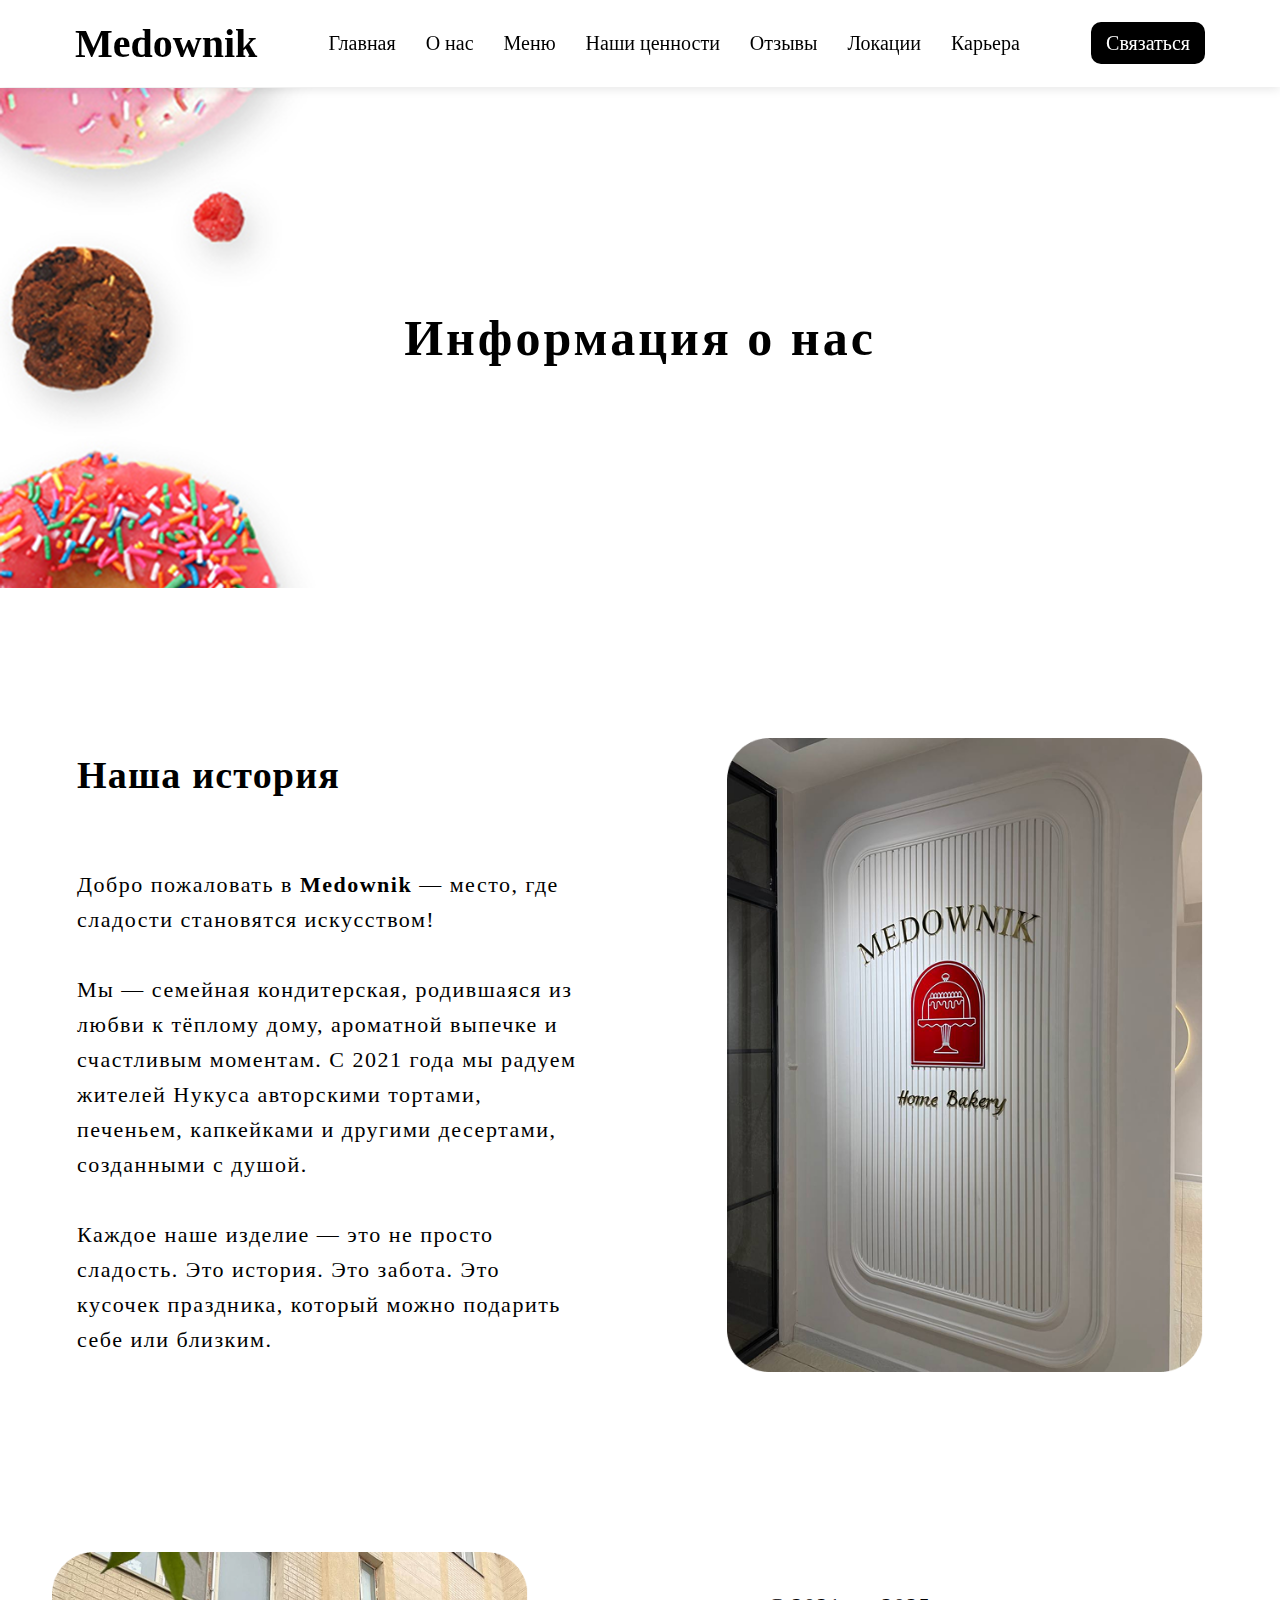
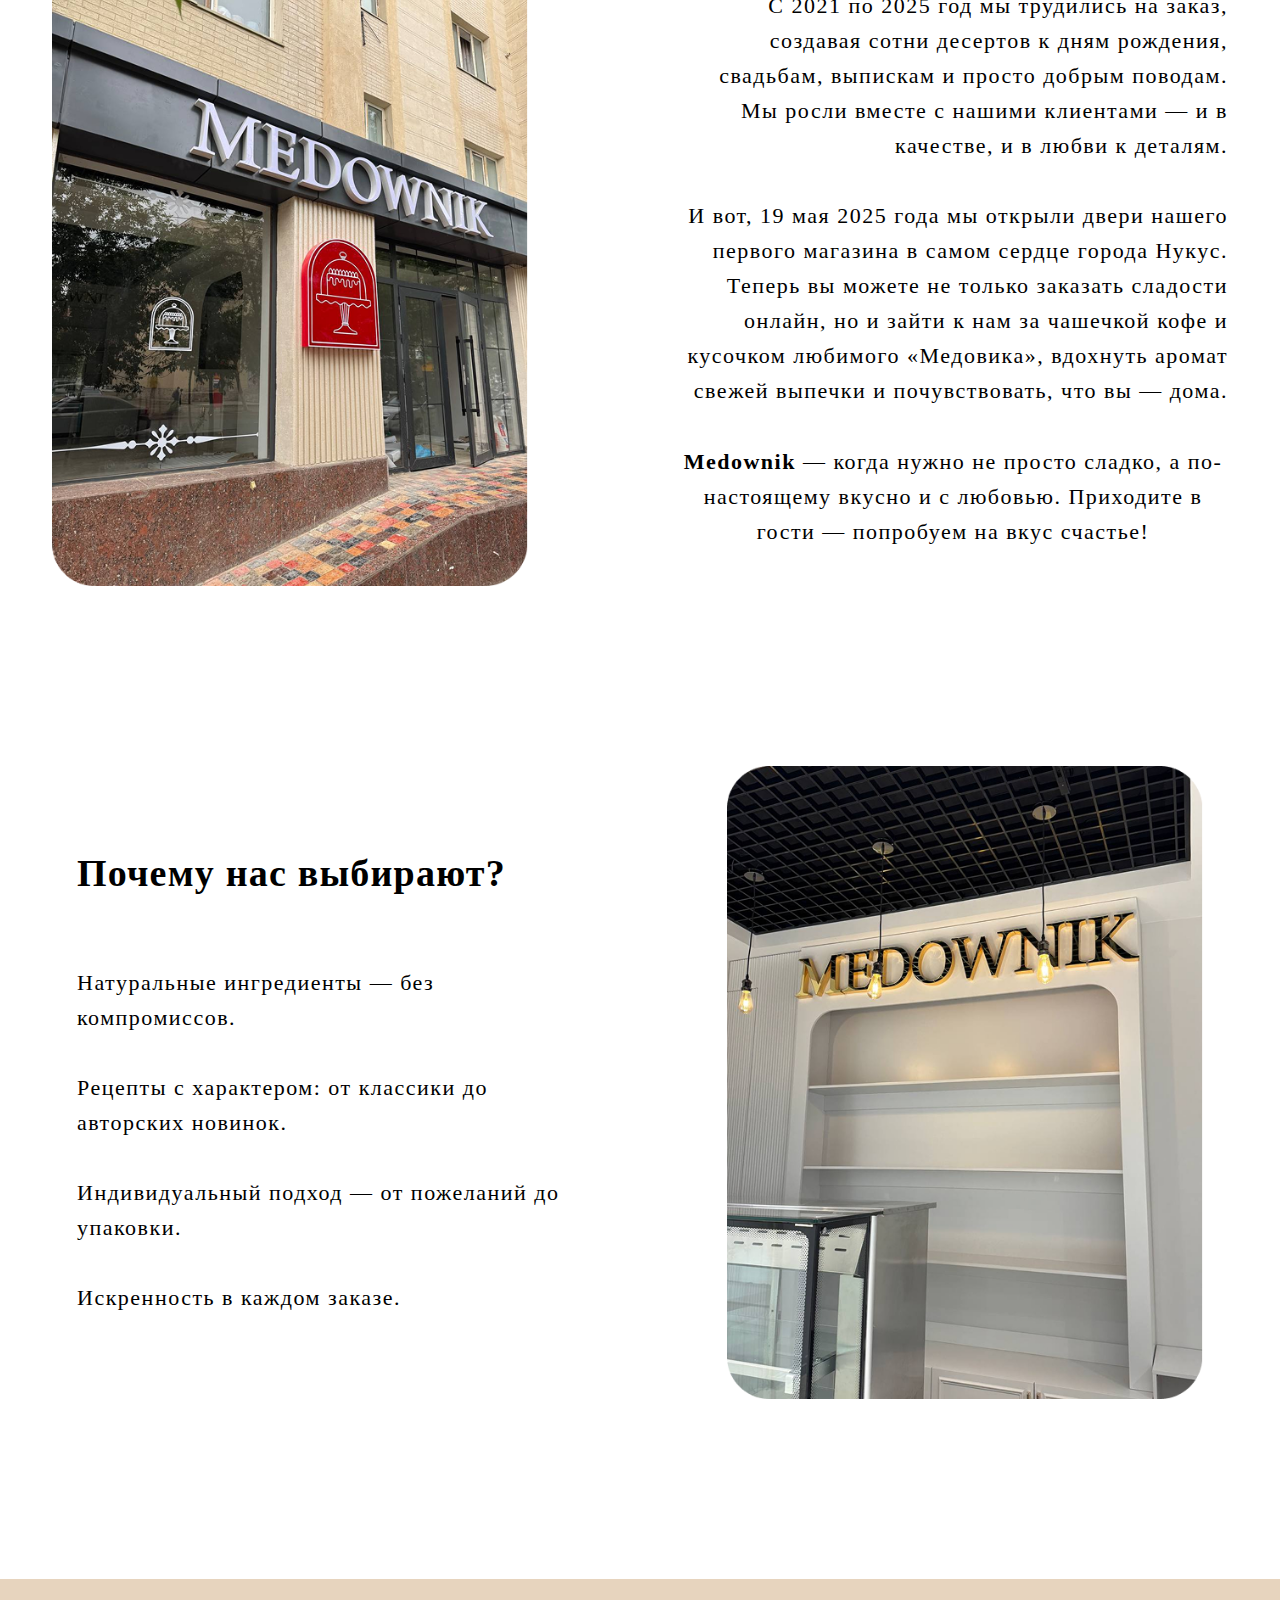
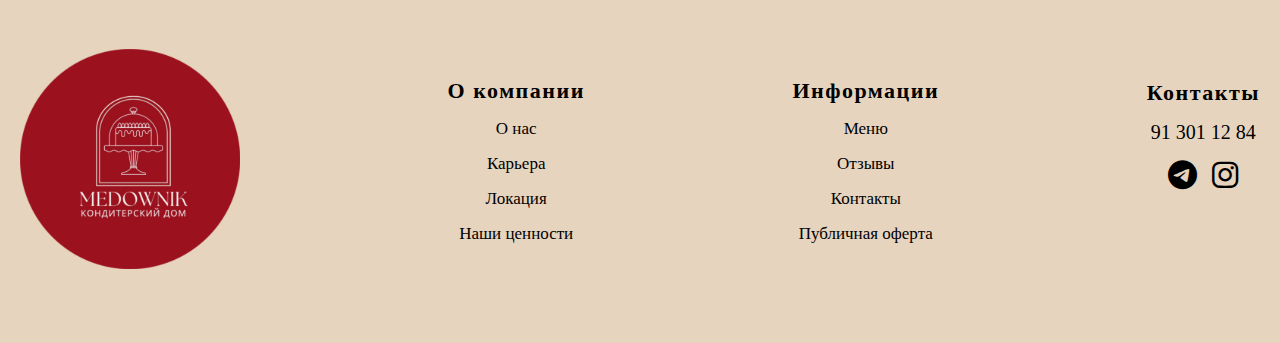
<file: pages/about.html>
<!DOCTYPE html>
<html lang="ru">

<head>
    <meta charset="UTF-8">
    <meta name="viewport" content="width=device-width, initial-scale=1.0">
    <title>About Us</title>
    <link rel="stylesheet" href="../styles/about.css">
    <link rel="stylesheet" href="../media/about-media.css">
</head>

<body>
    <header>
        <nav class="nav">
            <div class="container nav-content">
                <a class="logo" href="../index.html">Medownik</a>
                <i class="fa-solid fa-bars burger"></i>
                <ul class="middle-nav">
                    <li><a class="middle-nav__list-links" href="../index.html">Главная</a></li>
                    <li><a class="middle-nav__list-links" href="about.html">О нас</a></li>
                    <li><a class="middle-nav__list-links" href="menu.html">Меню</a></li>
                    <li><a class="middle-nav__list-links" href="values.html">Наши ценности</a></li>
                    <li><a class="middle-nav__list-links" href="https://t.me/medownik_otzivi">Отзывы</a></li>
                    <li><a class="middle-nav__list-links" href="location.html">Локации</a></li>
                    <li><a class="middle-nav__list-links" href="career.html">Карьера</a></li>
                </ul>
                <div class="right-middle">
                    <a class="btn" href="tel:913011284">Связаться</a>
                </div>
            </div>
        </nav>
        <h1 class="container">Информация о нас</h1>
    </header>
    <section class="container history">
        <div class="history-top">
            <div class="history-top__content">
                <h2>Наша история</h2>
                <p>Добро пожаловать в <strong>Medownik</strong> — место, где сладости становятся искусством!
                    <br>
                    <br>
                    Мы — семейная кондитерская, родившаяся из любви к тёплому дому, ароматной выпечке и счастливым
                    моментам. С 2021 года мы радуем жителей Нукуса авторскими тортами, печеньем, капкейками и другими
                    десертами, созданными с душой.
                    <br>
                    <br>
                    Каждое наше изделие — это не просто сладость. Это история. Это забота. Это кусочек праздника,
                    который можно подарить себе или близким.
                </p>
            </div>
            <img src="../images/about-img1.png" alt="">
        </div>
        <div class="history-middle">
            <img src="../images/about-img2.png" alt="">
            <div class="history-middle__content">
                <p>С 2021 по 2025 год мы трудились на заказ, создавая сотни десертов к дням рождения, свадьбам, выпискам
                    и просто добрым поводам. Мы росли вместе с нашими клиентами — и в качестве, и в любви к деталям.
                    <br>
                    <br>
                    И вот, 19 мая 2025 года мы открыли двери нашего первого магазина в самом сердце города Нукус. Теперь
                    вы можете не только заказать сладости онлайн, но и зайти к нам за чашечкой кофе и кусочком любимого
                    «Медовика», вдохнуть аромат свежей выпечки и почувствовать, что вы — дома.
                </p>
                <br>
                <br>
                <p class="middle-p"><strong>Medownik</strong> — когда нужно не просто сладко, а по-настоящему вкусно и с любовью. Приходите в гости —
                    попробуем на вкус счастье!</p>
            </div>
        </div>
        <div class="history-bottom">
            <div class="history-bottom__content">
                <h2>Почему нас выбирают?</h2>
                <p>Натуральные ингредиенты — без компромиссов.
                    <br>
                    <br>
                    Рецепты с характером: от классики до авторских новинок.
                    <br>
                    <br>
                    Индивидуальный подход — от пожеланий до упаковки.
                    <br>
                    <br>
                    Искренность в каждом заказе.
                </p>
            </div>
            <img src="../images/about-img3.png" alt="">
        </div>
    </section>

    <footer class="footer">
    <div class="container footer-content">
      <a href=""><img src="../images/footer-logo.svg" alt=""></a>
      <ul class="footer-content__list">
        <li class="footer-content__list-title">О компании</li>
        <li><a href="about.html" class="footer-content__list-links">О нас</a></li>
        <li><a href="career.html" class="footer-content__list-links">Карьера</a></li>
        <li><a href="location.html" class="footer-content__list-links">Локация</a></li>
        <li><a href="values.html" class="footer-content__list-links">Наши ценности</a></li>
      </ul>
      <ul class="footer-content__list">
        <li class="footer-content__list-title">Информации</li>
        <li><a href="menu.html" class="footer-content__list-links">Меню</a></li>
        <li><a href="https://t.me/medownik_otzivi" class="footer-content__list-links">Отзывы</a></li>
        <li><a href="location.html" class="footer-content__list-links">Контакты</a></li>
        <li><a href="offer.html" class="footer-content__list-links">Публичная оферта</a></li>
      </ul>
      <div class="footer-content__right">
        <h3>Контакты</h3>
        <a href="tel:913011284">91 301 12 84</a>
        <div class="footer-content__right-social">
          <a href="https://t.me/homemade_baking"><i class="fa-brands fa-telegram"></i></a>
          <a href="https://www.instagram.com/medownik.uz/"><i class="fa-brands fa-instagram"></i></a>
        </div>
      </div>
    </div>
  </footer>
</body>

</html>
</file>
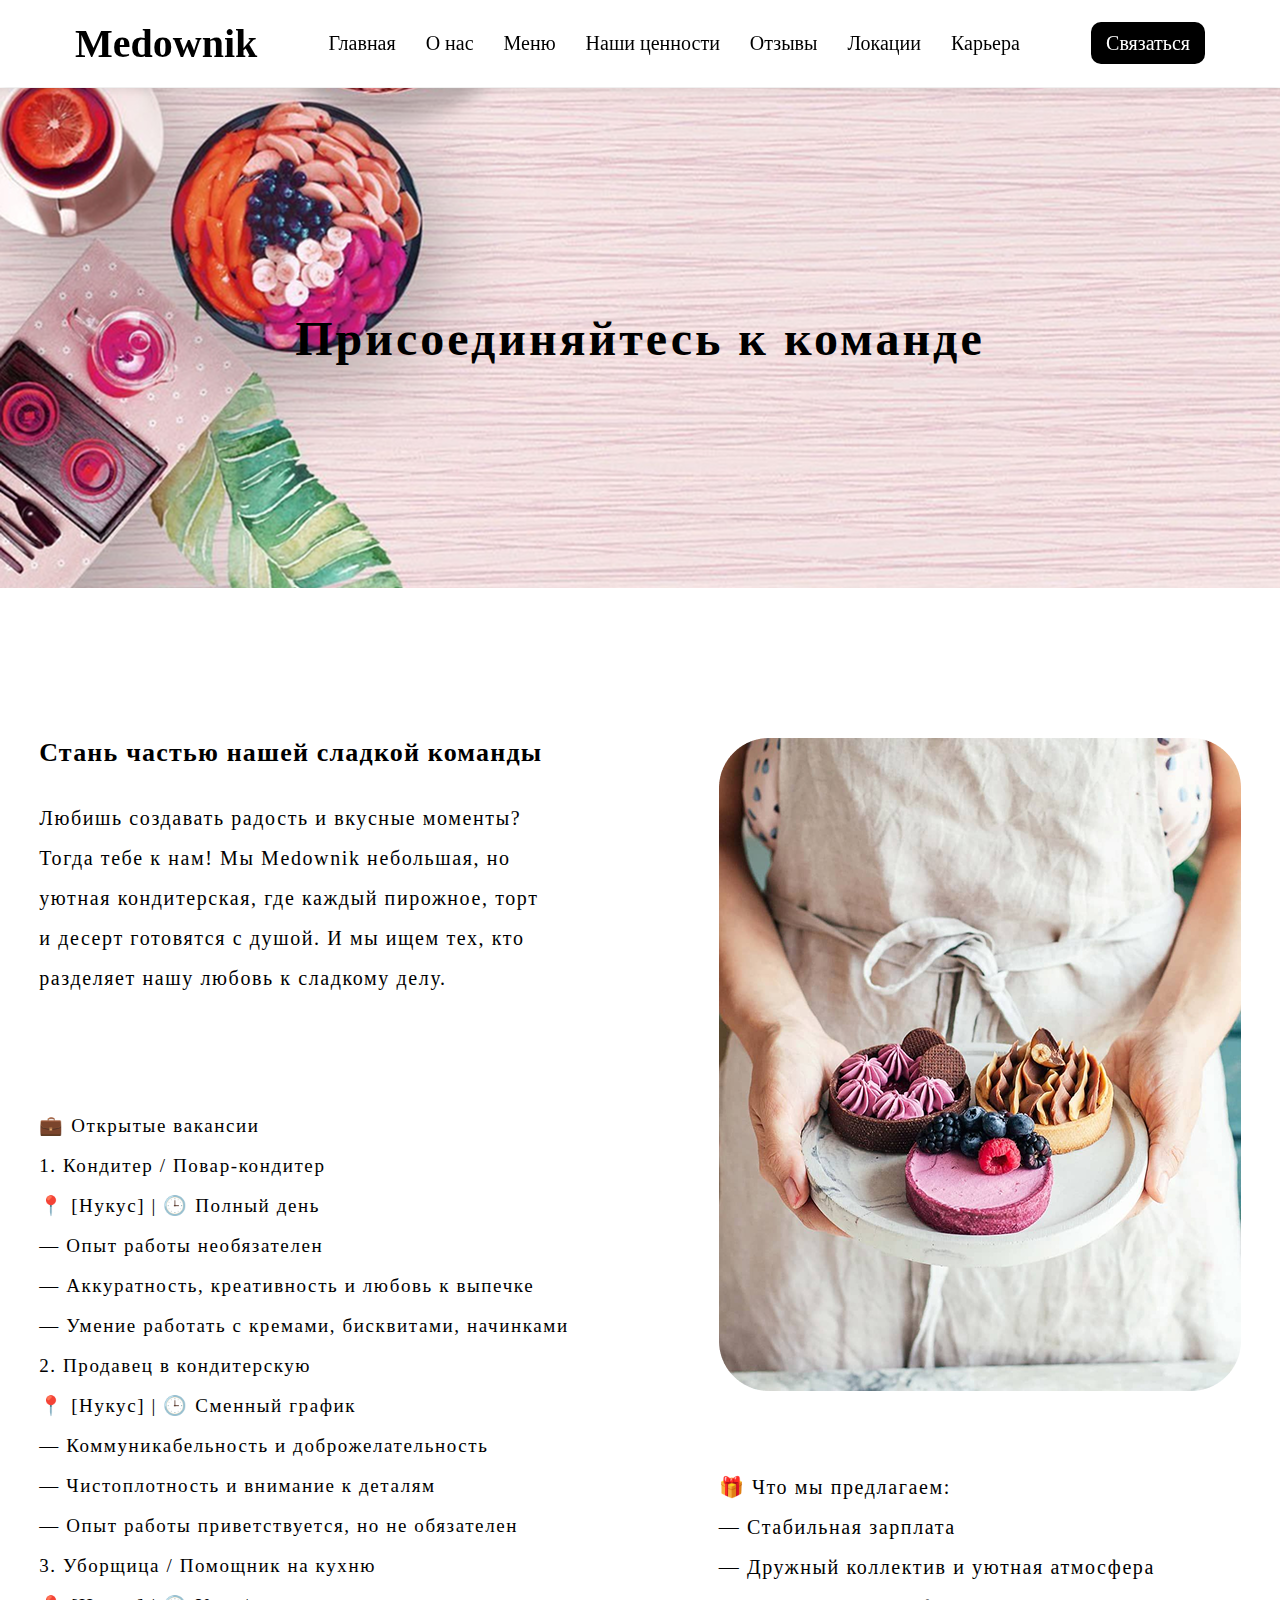
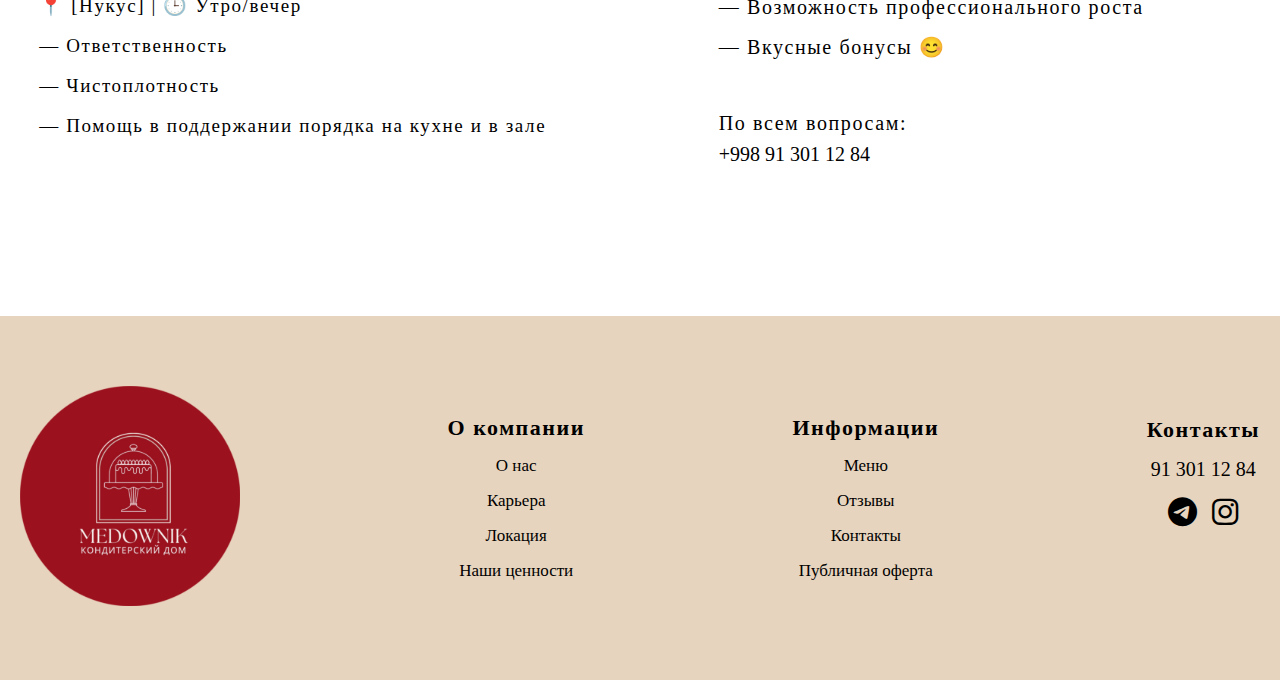
<file: pages/career.html>
<!DOCTYPE html>
<html lang="ru">

<head>
    <meta charset="UTF-8">
    <meta name="viewport" content="width=device-width, initial-scale=1.0">
    <title>Career</title>
    <link rel="stylesheet" href="../styles/career.css">
    <link rel="stylesheet" href="../media/career-media.css">
</head>

<body>
    <header>
        <nav class="nav">
            <div class="container nav-content">
                <a class="logo" href="../index.html">Medownik</a>
                <i class="fa-solid fa-bars burger"></i>
                <ul class="middle-nav">
                    <li><a class="middle-nav__list-links" href="../index.html">Главная</a></li>
                    <li><a class="middle-nav__list-links" href="about.html">О нас</a></li>
                    <li><a class="middle-nav__list-links" href="menu.html">Меню</a></li>
                    <li><a class="middle-nav__list-links" href="values.html">Наши ценности</a></li>
                    <li><a class="middle-nav__list-links" href="https://t.me/medownik_otzivi">Отзывы</a></li>
                    <li><a class="middle-nav__list-links" href="location.html">Локации</a></li>
                    <li><a class="middle-nav__list-links" href="career.html">Карьера</a></li>
                </ul>
                <div class="right-middle">
                    <a class="btn" href="tel:913011284">Связаться</a>
                </div>
            </div>
        </nav>
        <h1 class="container">Присоединяйтесь к команде</h1>
    </header>

    <section class="container career">
        <div class="career-content">
            <div class="career-content__left">
                <h3>Стань частью нашей сладкой команды</h3>
                <p>Любишь создавать радость и вкусные моменты? Тогда тебе к нам! Мы Medownik небольшая, но уютная
                    кондитерская, где каждый пирожное, торт и десерт готовятся с душой. И мы ищем тех, кто разделяет
                    нашу любовь к сладкому делу.</p>
                <br>
                <br>
                <br>
                <br>
                <br>
                <br>
                <p class="vacancy">💼 Открытые вакансии <br>
                    1. Кондитер / Повар-кондитер <br> 📍 [Нукус] | 🕒 Полный день <br>
                     — Опыт работы необязателен <br>
                     — Аккуратность,
                    креативность и любовь к выпечке <br>
                     — Умение работать с кремами, бисквитами, начинками <br>
                    2. Продавец в кондитерскую <br> 📍 [Нукус] | 🕒 Сменный график <br>
                     — Коммуникабельность и доброжелательность <br>
                     — Чистоплотность и внимание к деталям <br>
                     — Опыт работы приветствуется, но не обязателен <br>
                    3. Уборщица / Помощник на кухню <br> 📍 [Нукус] | 🕒 Утро/вечер <br>
                     — Ответственность <br>
                     — Чистоплотность <br>
                     — Помощь в поддержании порядка на кухне и в зале</p>
            </div>
            <div class="career-content__right">
                <img src="../images/career.png" alt="">
                <br>
                <br>
                <br>
                <br>
                <br>
                <p>🎁 Что мы предлагаем: <br>
                    — Стабильная зарплата <br>
                    — Дружный коллектив и уютная атмосфера <br>
                    — Возможность профессионального роста <br>
                    — Вкусные бонусы 😊</p>
                <br>
                <br>
                <p>По всем вопросам:</p>
                <a href="tel:913011284">+998 91 301 12 84</a>
            </div>
        </div>
    </section>

    <footer class="footer">
    <div class="container footer-content">
      <a href=""><img src="../images/footer-logo.svg" alt=""></a>
      <ul class="footer-content__list">
        <li class="footer-content__list-title">О компании</li>
        <li><a href="about.html" class="footer-content__list-links">О нас</a></li>
        <li><a href="career.html" class="footer-content__list-links">Карьера</a></li>
        <li><a href="location.html" class="footer-content__list-links">Локация</a></li>
        <li><a href="values.html" class="footer-content__list-links">Наши ценности</a></li>
      </ul>
      <ul class="footer-content__list">
        <li class="footer-content__list-title">Информации</li>
        <li><a href="menu.html" class="footer-content__list-links">Меню</a></li>
        <li><a href="https://t.me/medownik_otzivi" class="footer-content__list-links">Отзывы</a></li>
        <li><a href="location.html" class="footer-content__list-links">Контакты</a></li>
        <li><a href="offer.html" class="footer-content__list-links">Публичная оферта</a></li>
      </ul>
      <div class="footer-content__right">
        <h3>Контакты</h3>
        <a href="tel:913011284">91 301 12 84</a>
        <div class="footer-content__right-social">
          <a href="https://t.me/homemade_baking"><i class="fa-brands fa-telegram"></i></a>
          <a href="https://www.instagram.com/medownik.uz/"><i class="fa-brands fa-instagram"></i></a>
        </div>
      </div>
    </div>
  </footer>
</body>

</html>
</file>
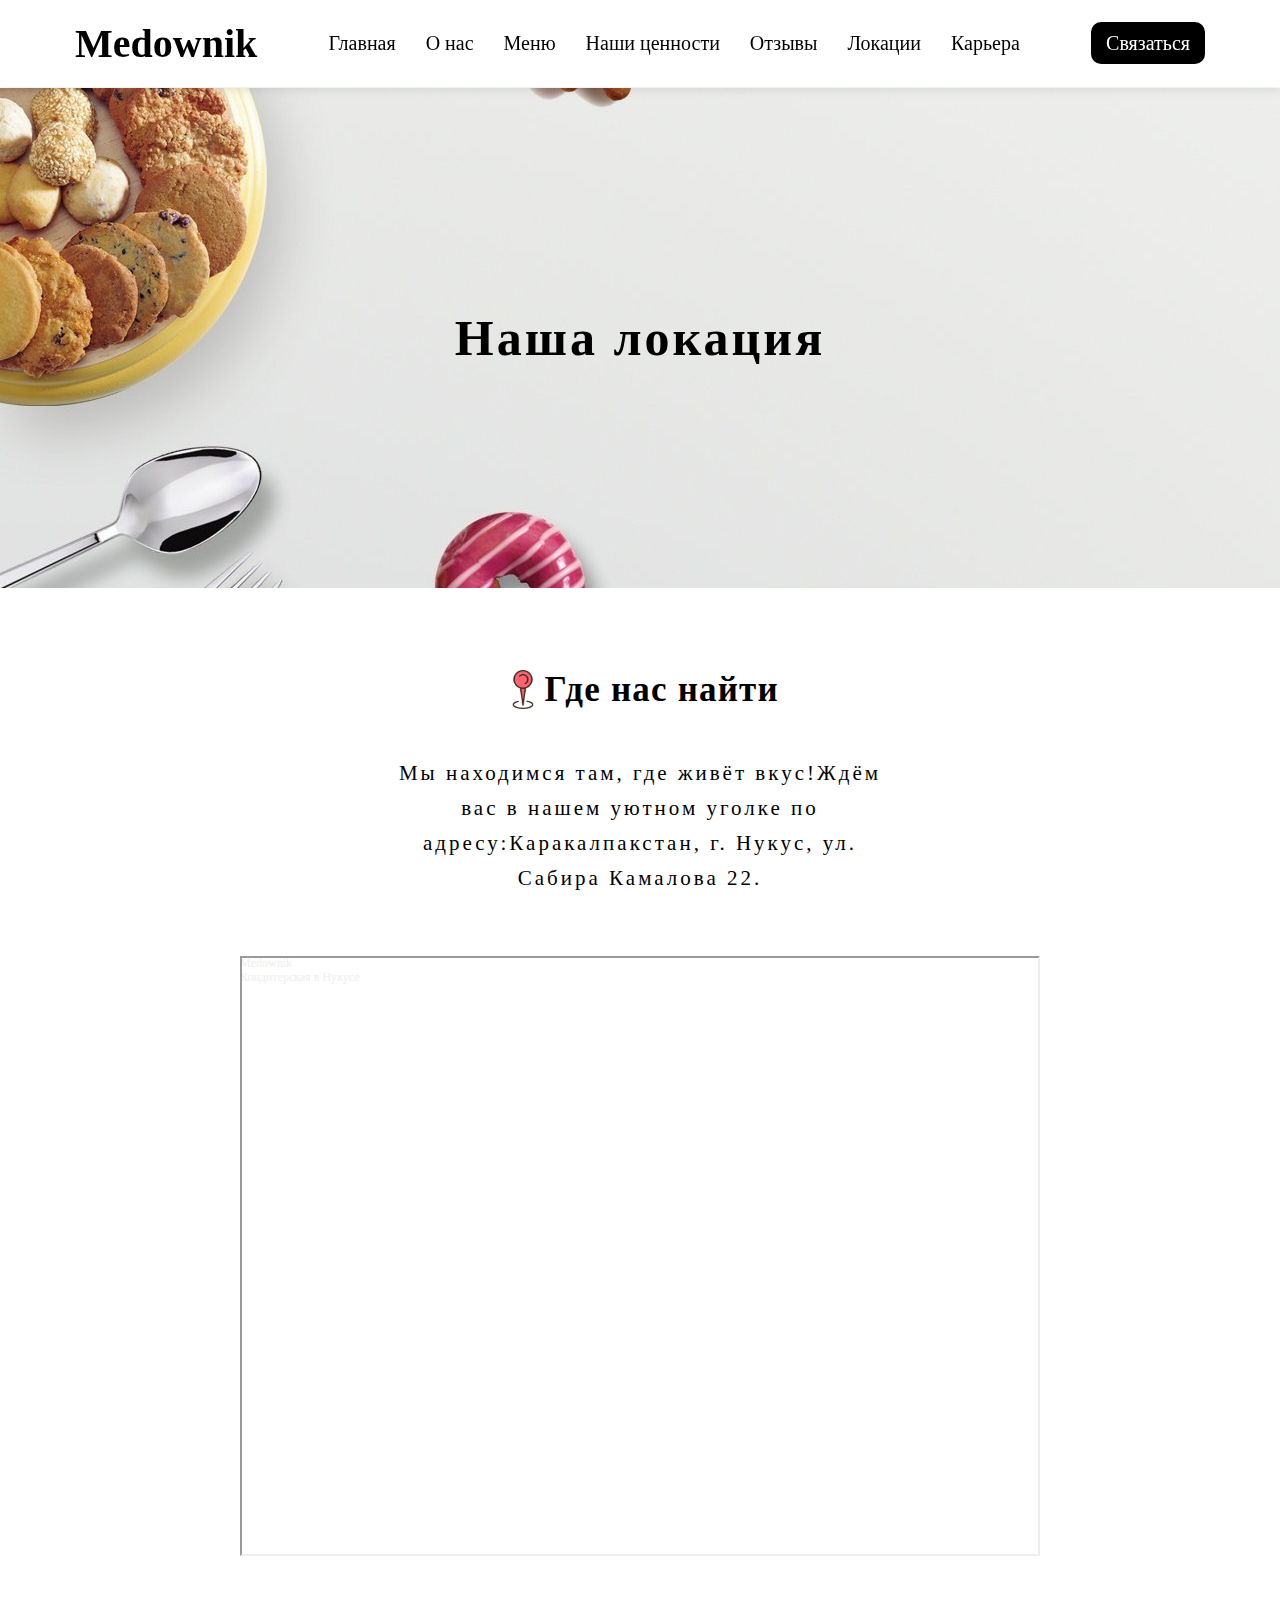
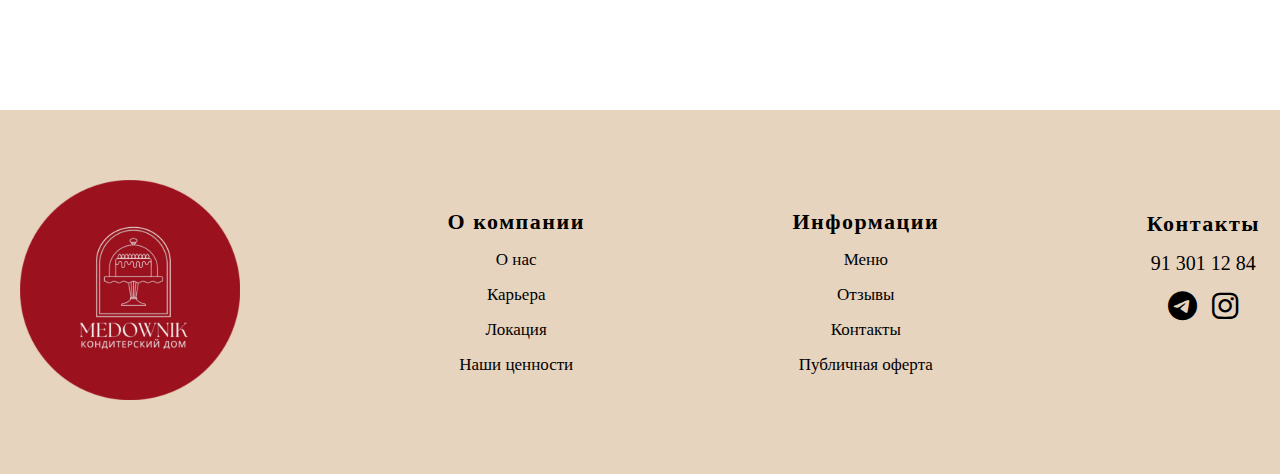
<file: pages/location.html>
<!DOCTYPE html>
<html lang="ru">
<head>
    <meta charset="UTF-8">
    <meta name="viewport" content="width=device-width, initial-scale=1.0">
    <title>Location</title>
    <link rel="stylesheet" href="../styles/location.css">
    <link rel="stylesheet" href="../media/location-media.css">
</head>
<body>
    <header>
        <nav class="nav">
            <div class="container nav-content">
                <a class="logo" href="../index.html">Medownik</a>
                <i class="fa-solid fa-bars burger"></i>
                <ul class="middle-nav">
                  <li><a class="middle-nav__list-links" href="../index.html">Главная</a></li>
                    <li><a class="middle-nav__list-links" href="about.html">О нас</a></li>
                    <li><a class="middle-nav__list-links" href="menu.html">Меню</a></li>
                    <li><a class="middle-nav__list-links" href="values.html">Наши ценности</a></li>
                    <li><a class="middle-nav__list-links" href="https://t.me/medownik_otzivi">Отзывы</a></li>
                    <li><a class="middle-nav__list-links" href="location.html">Локации</a></li>
                    <li><a class="middle-nav__list-links" href="career.html">Карьера</a></li>
                </ul>
                <div class="right-middle">
                    <a class="btn" href="tel:913011284">Связаться</a>
                </div>
            </div>
        </nav>
        <h1 class="container">Наша локация</h1>
    </header>

    <section class="container location">
        <div class="location-content">
            <img src="../images/location-icon.svg" alt="">
            <h2>Где нас найти</h2>
        </div>
        <p>Мы находимся там, где живёт вкус!Ждём вас в нашем уютном уголке по адресу:Каракалпакстан, г. Нукус, ул. Сабира Камалова 22.</p>
        <div class="map" style="position:relative;overflow:hidden;"><a href="https://yandex.uz/maps/org/168731302863/?utm_medium=mapframe&utm_source=maps" style="color:#eee;font-size:12px;position:absolute;top:0px;">Medownik</a><a href="https://yandex.uz/maps/10337/nukus/category/confectionary/184108017/?utm_medium=mapframe&utm_source=maps" style="color:#eee;font-size:12px;position:absolute;top:14px;">Кондитерская в Нукусе</a><iframe src="https://yandex.uz/map-widget/v1/?ll=59.611302%2C42.460915&mode=search&oid=168731302863&ol=biz&z=18.2" width="800" height="600" frameborder="1" allowfullscreen="true" style="position:relative;"></iframe></div>
    </section>

    <footer class="footer">
    <div class="container footer-content">
      <a href=""><img src="../images/footer-logo.svg" alt=""></a>
      <ul class="footer-content__list">
        <li class="footer-content__list-title">О компании</li>
        <li><a href="about.html" class="footer-content__list-links">О нас</a></li>
        <li><a href="career.html" class="footer-content__list-links">Карьера</a></li>
        <li><a href="location.html" class="footer-content__list-links">Локация</a></li>
        <li><a href="values.html" class="footer-content__list-links">Наши ценности</a></li>
      </ul>
      <ul class="footer-content__list">
        <li class="footer-content__list-title">Информации</li>
        <li><a href="menu.html" class="footer-content__list-links">Меню</a></li>
        <li><a href="https://t.me/medownik_otzivi" class="footer-content__list-links">Отзывы</a></li>
        <li><a href="location.html" class="footer-content__list-links">Контакты</a></li>
        <li><a href="offer.html" class="footer-content__list-links">Публичная оферта</a></li>
      </ul>
      <div class="footer-content__right">
        <h3>Контакты</h3>
        <a href="tel:913011284">91 301 12 84</a>
        <div class="footer-content__right-social">
          <a href="https://t.me/homemade_baking"><i class="fa-brands fa-telegram"></i></a>
          <a href="https://www.instagram.com/medownik.uz/"><i class="fa-brands fa-instagram"></i></a>
        </div>
      </div>
    </div>
  </footer>
</body>
</html>
</file>
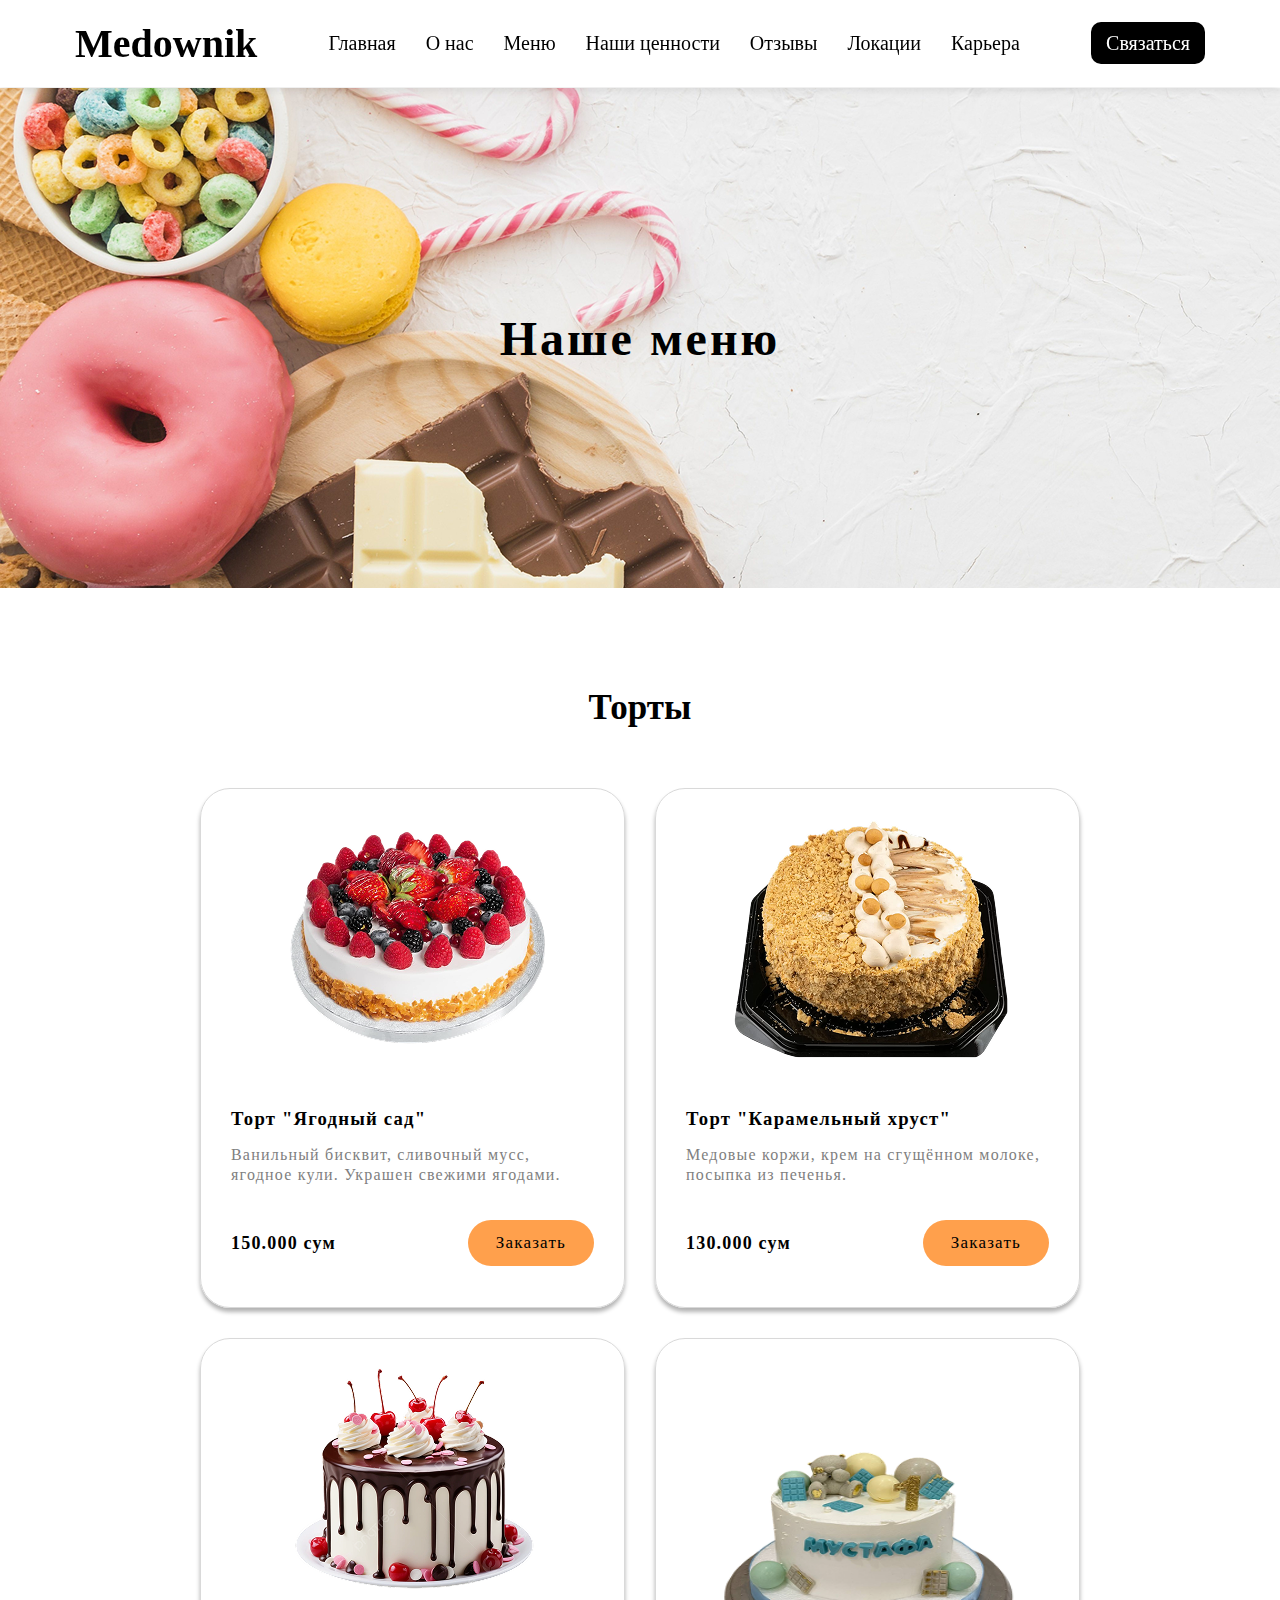
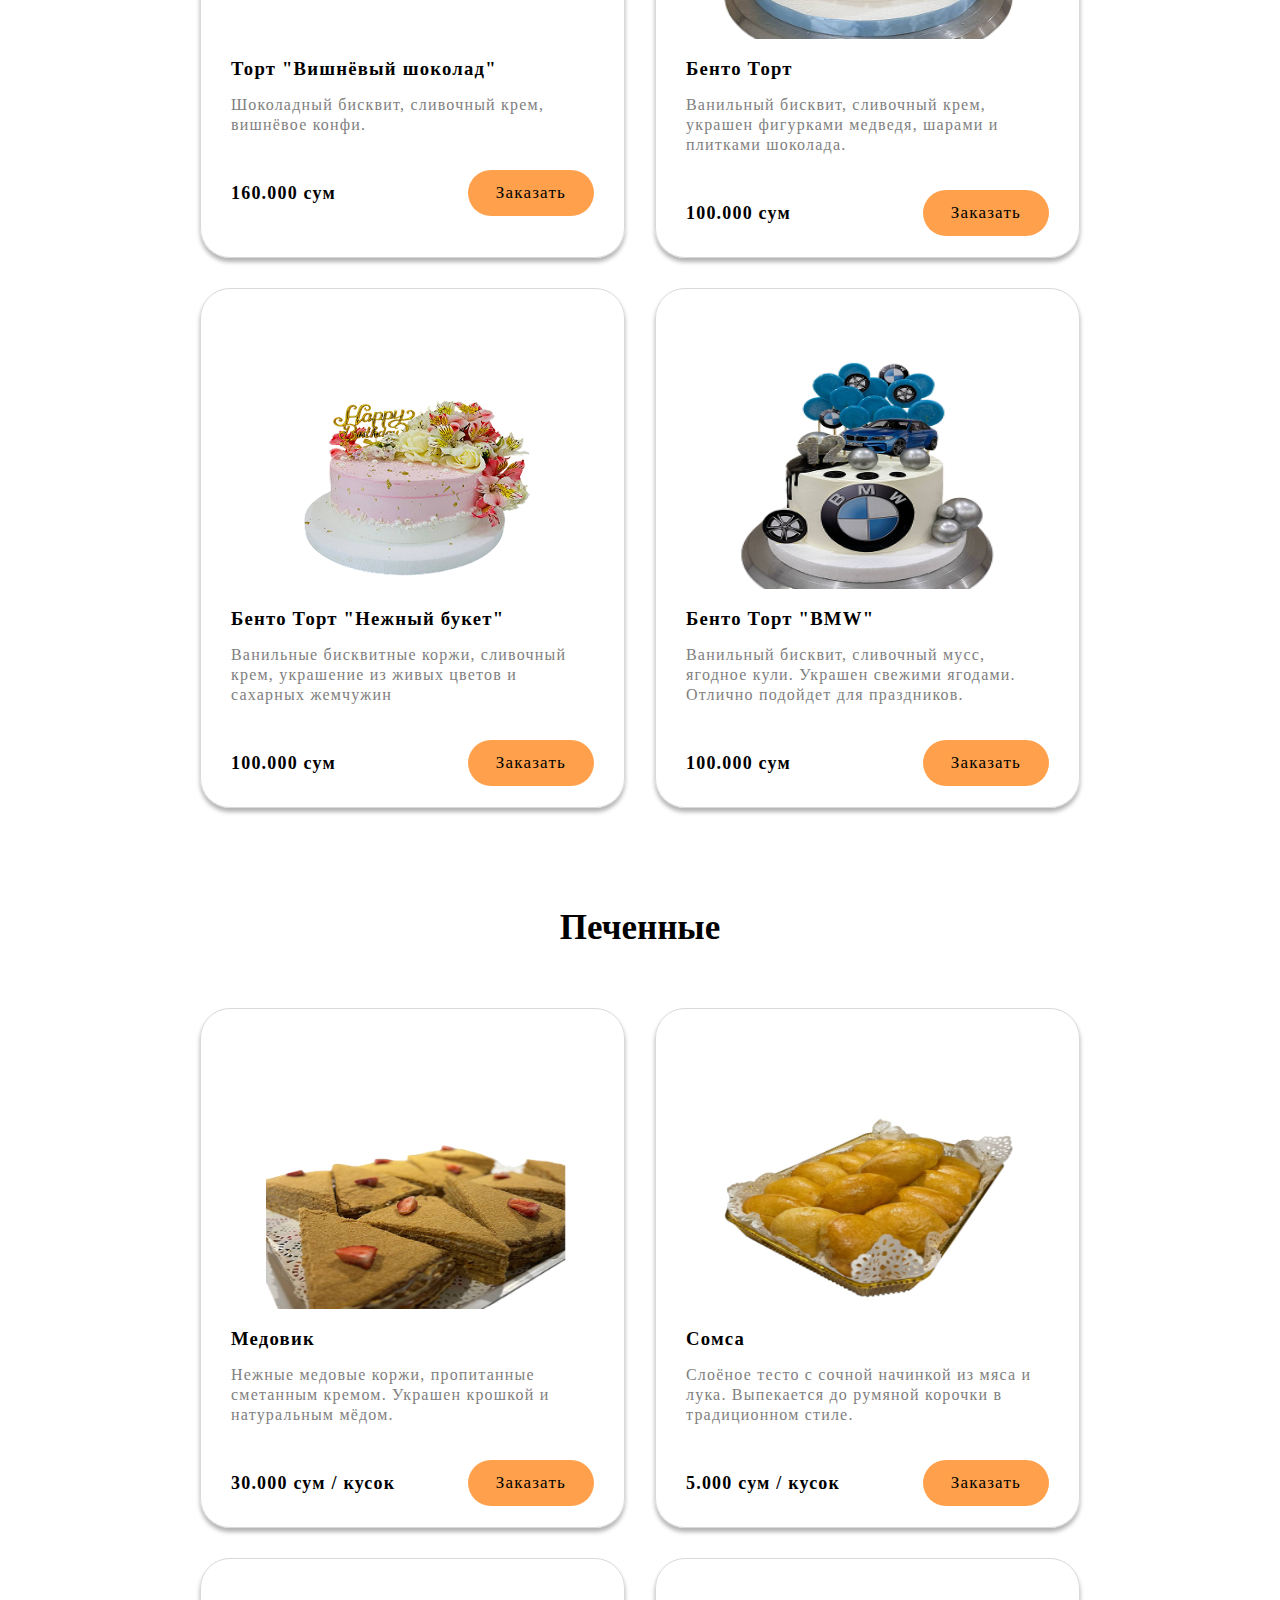
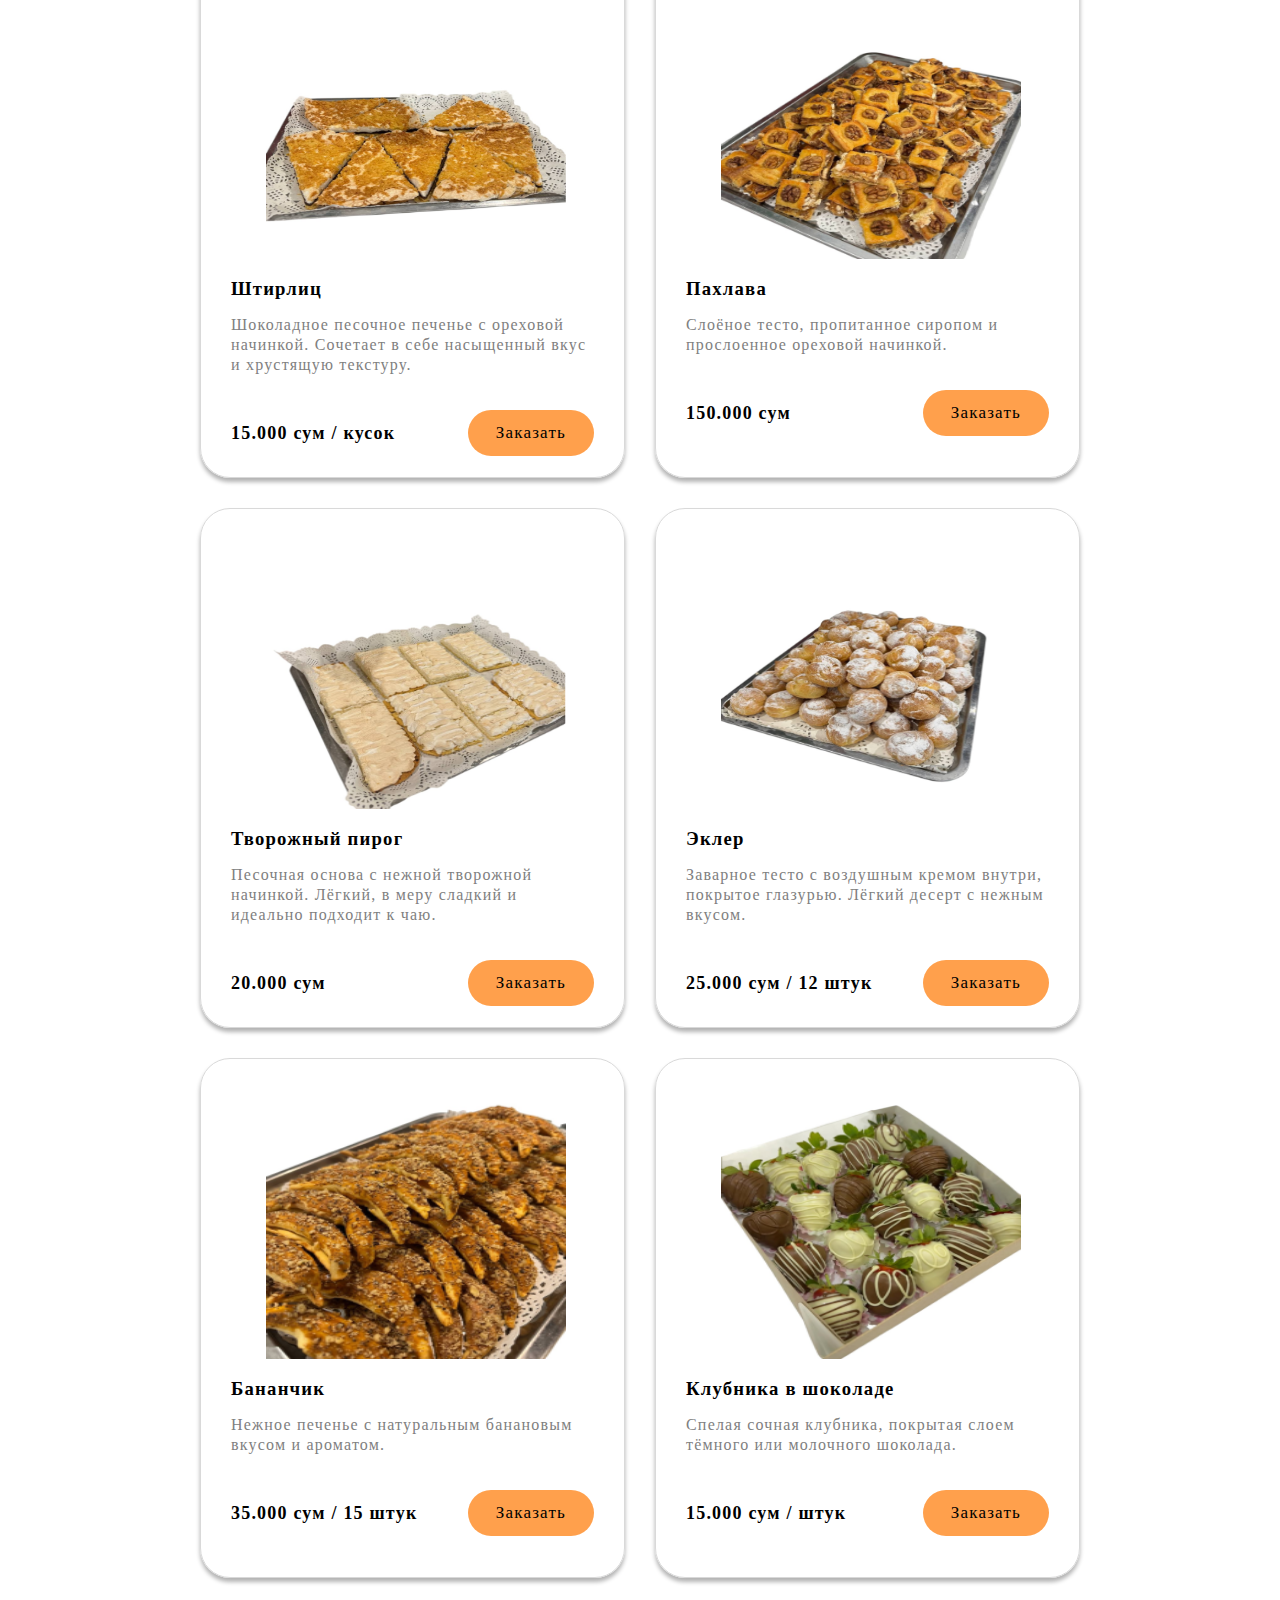
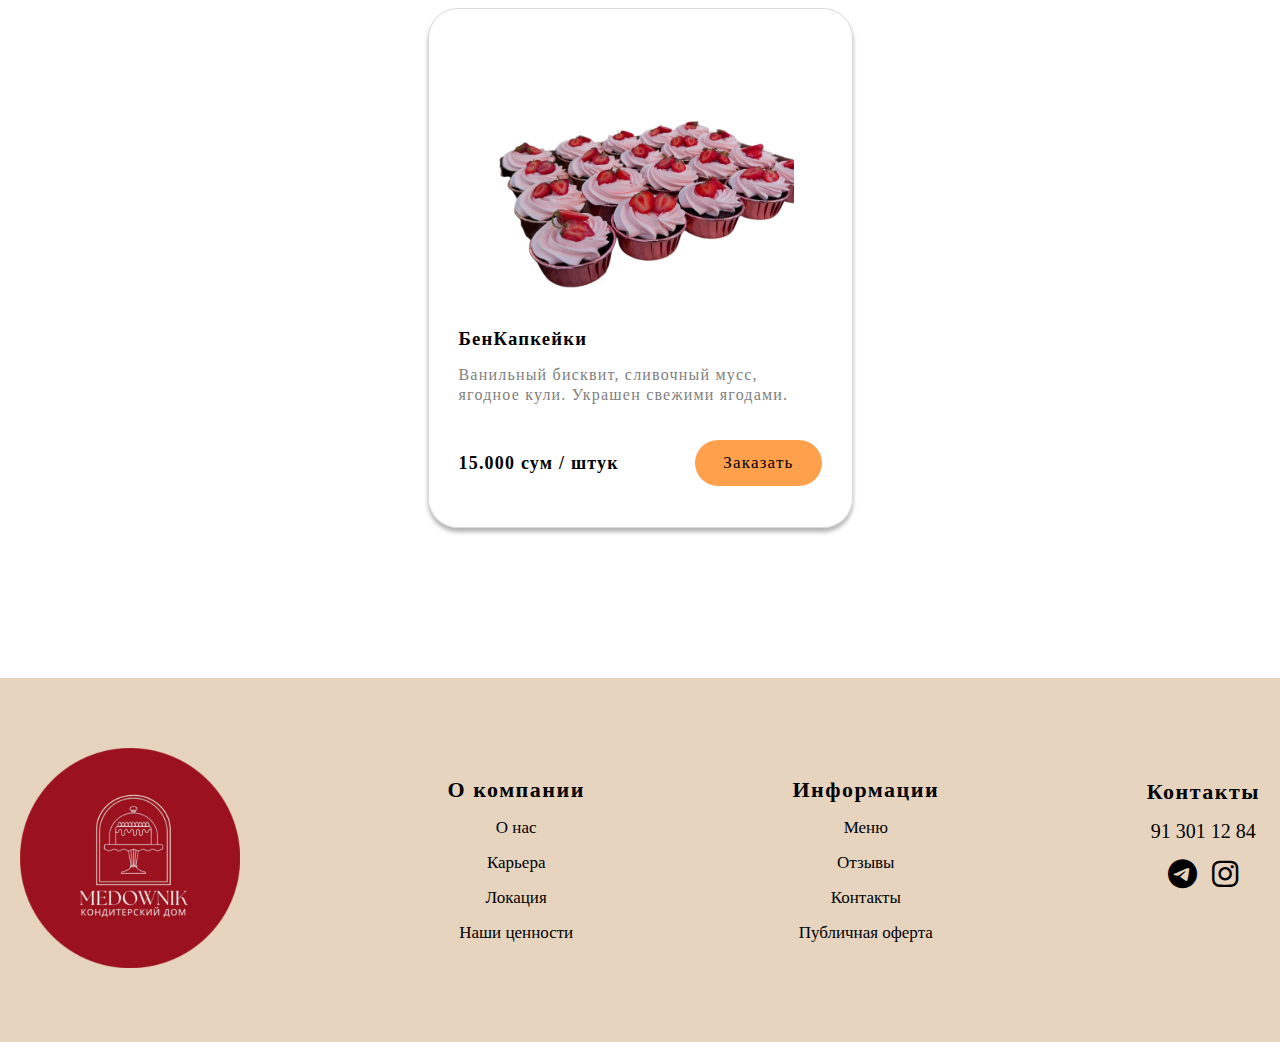
<file: pages/menu.html>
<!DOCTYPE html>
<html lang="ru">

<head>
    <meta charset="UTF-8">
    <meta name="viewport" content="width=device-width, initial-scale=1.0">
    <title>Menu</title>
    <link rel="stylesheet" href="../styles/menu.css">
    <link rel="stylesheet" href="../media/menu-media.css">
</head>

<body>
    <header>
        <nav class="nav">
            <div class="container nav-content">
                <a class="logo" href="../index.html">Medownik</a>
                <i class="fa-solid fa-bars burger"></i>
                <ul class="middle-nav">
                    <li><a class="middle-nav__list-links" href="../index.html">Главная</a></li>
                    <li><a class="middle-nav__list-links" href="about.html">О нас</a></li>
                    <li><a class="middle-nav__list-links" href="menu.html">Меню</a></li>
                    <li><a class="middle-nav__list-links" href="values.html">Наши ценности</a></li>
                    <li><a class="middle-nav__list-links" href="https://t.me/medownik_otzivi">Отзывы</a></li>
                    <li><a class="middle-nav__list-links" href="location.html">Локации</a></li>
                    <li><a class="middle-nav__list-links" href="career.html">Карьера</a></li>
                </ul>
                <div class="right-middle">
                    <a class="btn" href="tel:913011284">Связаться</a>
                </div>
            </div>
        </nav>
        <h1 class="container">Наше меню</h1>
    </header>
    <section class="container cake-content">
        <h2>Торты</h2>
        <div class="cake">
            <div class="cake-box">
                <div class="cake-box__img">
                    <img src="../images/cake-img1.png" alt="">
                </div>
                <h3>Торт "Ягодный сад"</h3>
                <p>Ванильный бисквит, сливочный мусс, ягодное кули. Украшен свежими ягодами.</p>
                <div class="cake-box__price">
                    <span>150.000 сум</span>
                    <a href="https://t.me/gkanyazova">Заказать</a>
                </div>
            </div>
            <div class="cake-box">
                <div class="cake-box__img">
                    <img src="../images/cake-img2.png" alt="">
                </div>
                <h3>Торт "Карамельный хруст"</h3>
                <p>Медовые коржи, крем на сгущённом молоке, посыпка из печенья.</p>
                <div class="cake-box__price">
                    <span>130.000 сум</span>
                    <a href="https://t.me/gkanyazova">Заказать</a>
                </div>
            </div>
            <div class="cake-box">
                <div class="cake-box__img">
                    <img src="../images/cake-img3.png" alt="">
                </div>
                <h3>Торт "Вишнёвый шоколад"</h3>
                <p>Шоколадный бисквит, сливочный крем, вишнёвое конфи.</p>
                <div class="cake-box__price">
                    <span>160.000 сум</span>
                    <a href="https://t.me/gkanyazova">Заказать</a>
                </div>
            </div>
            <div class="cake-box">
                <div class="cake-box__img">
                    <img src="../images/cake-img4.png" alt="">
                </div>
                <h3>Бенто Торт</h3>
                <p>Ванильный бисквит, сливочный крем, украшен фигурками медведя, шарами и плитками шоколада.</p>
                <div class="cake-box__price">
                    <span>100.000 сум</span>
                    <a href="https://t.me/gkanyazova">Заказать</a>
                </div>
            </div>
            <div class="cake-box">
                <div class="cake-box__img">
                    <img src="../images/cake-img5.png" alt="">
                </div>
                <h3>Бенто Торт "Нежный букет"</h3>
                <p>Ванильные бисквитные коржи, сливочный крем, украшение из живых цветов и сахарных жемчужин</p>
                <div class="cake-box__price">
                    <span>100.000 сум</span>
                    <a href="https://t.me/gkanyazova">Заказать</a>
                </div>
            </div>
            <div class="cake-box">
                <div class="cake-box__img">
                    <img src="../images/cake-img6.png" alt="">
                </div>
                <h3>Бенто Торт "BMW"</h3>
                <p>Ванильный бисквит, сливочный мусс, ягодное кули. Украшен свежими ягодами. Отлично подойдет для
                    праздников.</p>
                <div class="cake-box__price">
                    <span>100.000 сум</span>
                    <a href="https://t.me/gkanyazova">Заказать</a>
                </div>
            </div>
        </div>

        <h2>Печенные</h2>
        <div class="cake">
            <div class="cake-box">
                <div class="cake-box__img">
                    <img src="../images/baked-img1.png" alt="">
                </div>
                <h3>Медовик</h3>
                <p>Нежные медовые коржи, пропитанные сметанным кремом. Украшен крошкой и натуральным мёдом.</p>
                <div class="cake-box__price">
                    <span>30.000 сум / кусок</span>
                    <a href="https://t.me/gkanyazova">Заказать</a>
                </div>
            </div>
            <div class="cake-box">
                <div class="cake-box__img">
                    <img src="../images/baked-img2.png" alt="">
                </div>
                <h3>Сомса</h3>
                <p>Слоёное тесто с сочной начинкой из мяса и лука. Выпекается до румяной корочки в традиционном стиле.
                </p>
                <div class="cake-box__price">
                    <span>5.000 сум / кусок</span>
                    <a href="https://t.me/gkanyazova">Заказать</a>
                </div>
            </div>
            <div class="cake-box">
                <div class="cake-box__img">
                    <img src="../images/baked-img3.png" alt="">
                </div>
                <h3>Штирлиц </h3>
                <p>Шоколадное песочное печенье с ореховой начинкой. Сочетает в себе насыщенный вкус и хрустящую
                    текстуру.</p>
                <div class="cake-box__price">
                    <span>15.000 сум / кусок</span>
                    <a href="https://t.me/gkanyazova">Заказать</a>
                </div>
            </div>
            <div class="cake-box">
                <div class="cake-box__img">
                    <img src="../images/baked-img4.png" alt="">
                </div>
                <h3>Пахлава</h3>
                <p>Слоёное тесто, пропитанное сиропом и прослоенное ореховой начинкой.</p>
                <div class="cake-box__price">
                    <span>150.000 сум</span>
                    <a href="https://t.me/gkanyazova">Заказать</a>
                </div>
            </div>
            <div class="cake-box">
                <div class="cake-box__img">
                 <img src="../images/baked-img5.png" alt="">   
                </div>
                <h3>Творожный пирог</h3>
                <p>Песочная основа с нежной творожной начинкой. Лёгкий, в меру сладкий и идеально подходит к чаю.</p>
                <div class="cake-box__price">
                    <span>20.000 сум</span>
                    <a href="https://t.me/gkanyazova">Заказать</a>
                </div>
            </div>
            <div class="cake-box">
                <div class="cake-box__img">
                 <img src="../images/baked-img6.png" alt="">   
                </div>
                <h3>Эклер</h3>
                <p>Заварное тесто с воздушным кремом внутри, покрытое глазурью. Лёгкий десерт с нежным вкусом.</p>
                <div class="cake-box__price">
                    <span>25.000 сум / 12 штук</span>
                    <a href="https://t.me/gkanyazova">Заказать</a>
                </div>
            </div>
            <div class="cake-box">
                <div class="cake-box__img">
                <img src="../images/baked-img7.png" alt="">   
                </div>
                <h3>Бананчик</h3>
                <p>Нежное печенье с натуральным банановым вкусом и ароматом.</p>
                <div class="cake-box__price">
                    <span>35.000 сум / 15 штук</span>
                    <a href="https://t.me/gkanyazova">Заказать</a>
                </div>
            </div>
            <div class="cake-box">
                <div class="cake-box__img">
                  <img src="../images/baked-img8.png" alt="">  
                </div>
                <h3>Клубника в шоколаде</h3>
                <p>Спелая сочная клубника, покрытая слоем тёмного или молочного шоколада. </p>
                <div class="cake-box__price">
                    <span>15.000 сум / штук</span>
                    <a href="https://t.me/gkanyazova">Заказать</a>
                </div>
            </div>
            <div class="cake-box">
                <div class="cake-box__img">
                <img src="../images/baked-img9.png" alt="">   
                </div>
                <h3>БенКапкейки</h3>
                <p>Ванильный бисквит, сливочный мусс, ягодное кули. Украшен свежими ягодами.</p>
                <div class="cake-box__price">
                    <span>15.000 сум / штук</span>
                    <a href="https://t.me/gkanyazova">Заказать</a>
                </div>
            </div>
        </div>
    </section>

    <footer class="footer">
        <div class="container footer-content">
            <a href=""><img src="../images/footer-logo.svg" alt=""></a>
            <ul class="footer-content__list">
                <li class="footer-content__list-title">О компании</li>
                <li><a href="about.html" class="footer-content__list-links">О нас</a></li>
                <li><a href="career.html" class="footer-content__list-links">Карьера</a></li>
                <li><a href="location.html" class="footer-content__list-links">Локация</a></li>
                <li><a href="values.html" class="footer-content__list-links">Наши ценности</a></li>
            </ul>
            <ul class="footer-content__list">
                <li class="footer-content__list-title">Информации</li>
                <li><a href="menu.html" class="footer-content__list-links">Меню</a></li>
                <li><a href="https://t.me/medownik_otzivi" class="footer-content__list-links">Отзывы</a></li>
                <li><a href="location.html" class="footer-content__list-links">Контакты</a></li>
                <li><a href="offer.html" class="footer-content__list-links">Публичная оферта</a></li>
            </ul>
            <div class="footer-content__right">
                <h3>Контакты</h3>
                <a href="tel:913011284">91 301 12 84</a>
                <div class="footer-content__right-social">
                    <a href="https://t.me/homemade_baking"><i class="fa-brands fa-telegram"></i></a>
                    <a href="https://www.instagram.com/medownik.uz/"><i class="fa-brands fa-instagram"></i></a>
                </div>
            </div>
        </div>
    </footer>
</body>

</html>
</file>
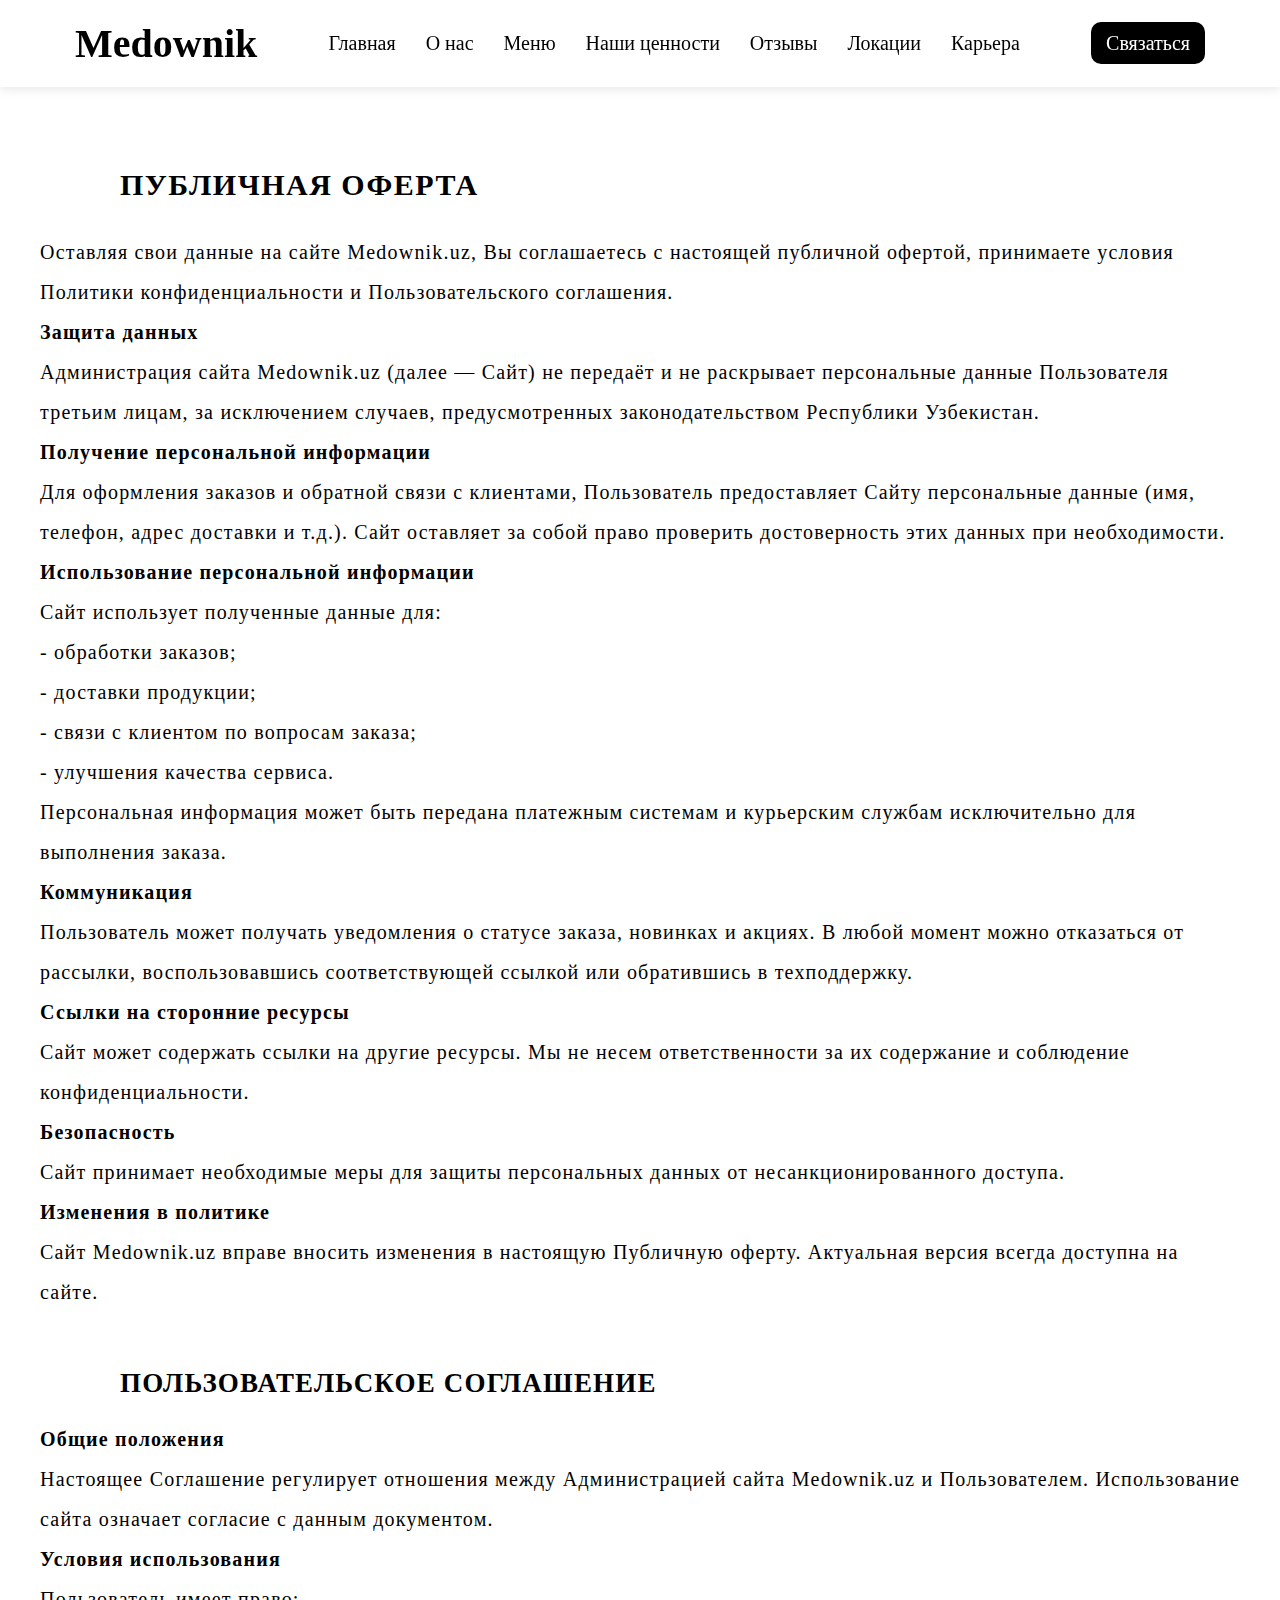
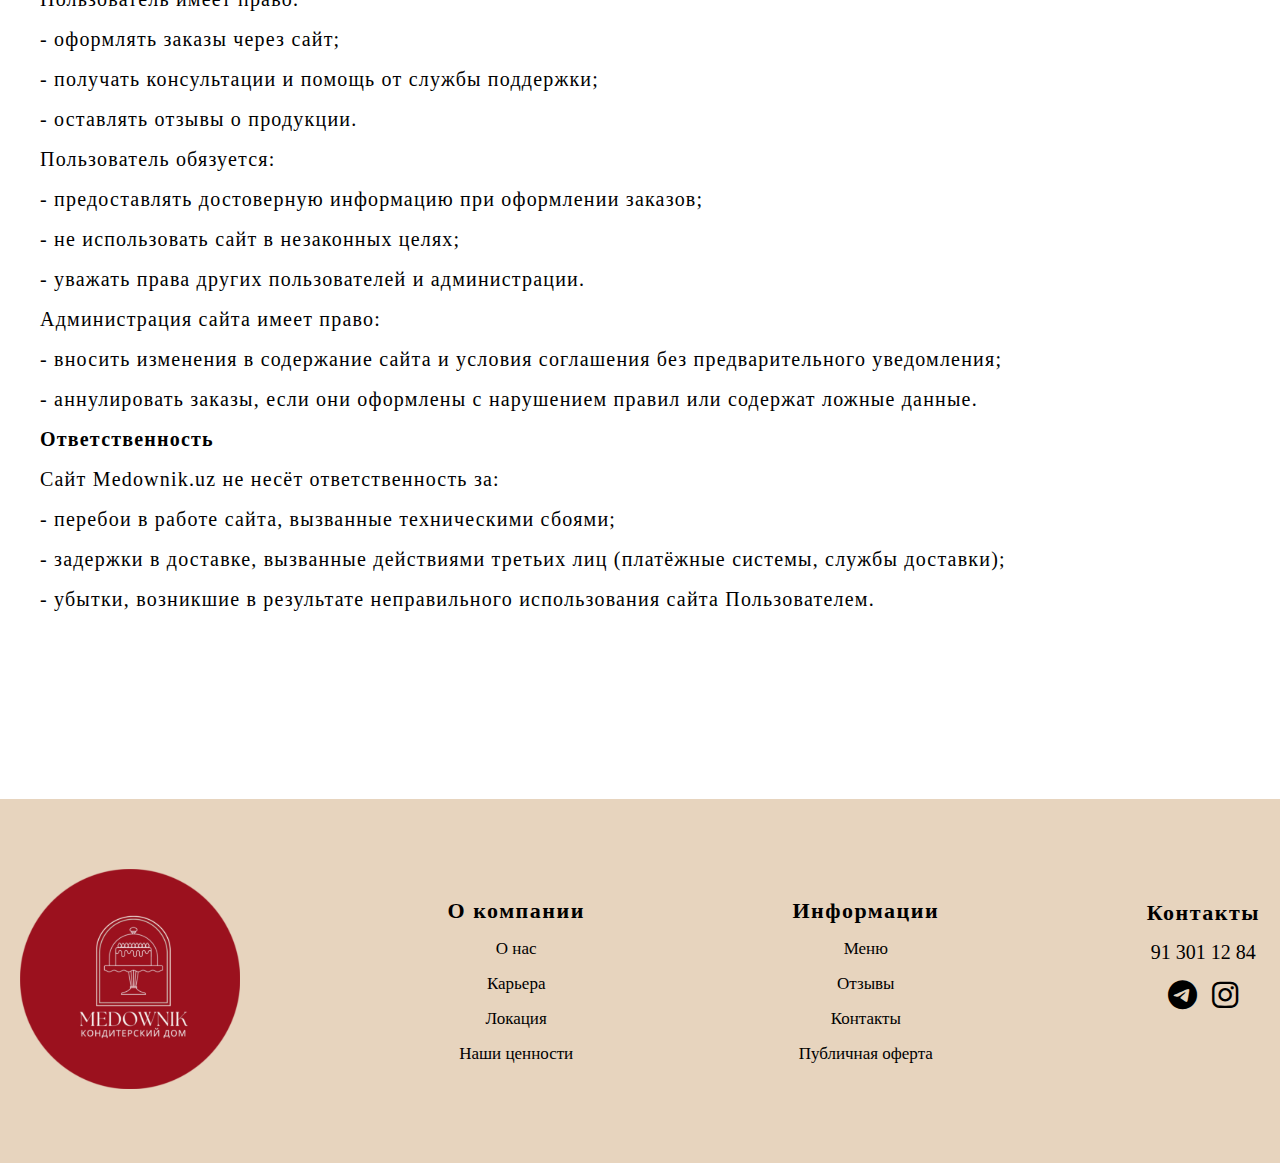
<file: pages/offer.html>
<!DOCTYPE html>
<html lang="ru">

<head>
    <meta charset="UTF-8">
    <meta name="viewport" content="width=device-width, initial-scale=1.0">
    <title>Public Offer</title>
    <link rel="stylesheet" href="../styles/offer.css">
    <link rel="stylesheet" href="../media/offer-media.css">
</head>

<body>
    <header>
        <nav class="nav">
            <div class="container nav-content">
                <a class="logo" href="../index.html">Medownik</a>
                <i class="fa-solid fa-bars burger"></i>
                <ul class="middle-nav">
                    <li><a class="middle-nav__list-links" href="../index.html">Главная</a></li>
                    <li><a class="middle-nav__list-links" href="about.html">О нас</a></li>
                    <li><a class="middle-nav__list-links" href="menu.html">Меню</a></li>
                    <li><a class="middle-nav__list-links" href="values.html">Наши ценности</a></li>
                    <li><a class="middle-nav__list-links" href="https://t.me/medownik_otzivi">Отзывы</a></li>
                    <li><a class="middle-nav__list-links" href="location.html">Локации</a></li>
                    <li><a class="middle-nav__list-links" href="career.html">Карьера</a></li>
                </ul>
                <div class="right-middle">
                    <a class="btn" href="tel:913011284">Связаться</a>
                </div>
            </div>
        </nav>
    </header>
    <section class="container offer">
        <h1>Публичная оферта</h1>
        <div class="offer-content">
            <p>Оставляя свои данные на сайте Medownik.uz, Вы соглашаетесь с настоящей публичной офертой, принимаете
                условия
                Политики конфиденциальности и Пользовательского соглашения. <br>
                <strong>Защита данных</strong> <br>
                Администрация сайта Medownik.uz (далее — Сайт) не передаёт и не раскрывает персональные данные
                Пользователя
                третьим лицам, за исключением случаев, предусмотренных законодательством Республики Узбекистан. <br>
                <strong>Получение персональной информации</strong> <br>
                Для оформления заказов и обратной связи с клиентами, Пользователь предоставляет Сайту персональные
                данные (имя, телефон, адрес доставки и т.д.). Сайт оставляет за собой право проверить достоверность этих
                данных при необходимости. <br>
                <strong>Использование персональной информации</strong> <br>
                Сайт использует полученные данные для: <br>
                - обработки заказов; <br>
                - доставки продукции; <br>
                - связи с клиентом по вопросам заказа; <br>
                - улучшения качества сервиса. <br>
                Персональная информация может быть передана платежным системам и курьерским службам исключительно для
                выполнения заказа. <br>
                <strong>Коммуникация</strong> <br>
                Пользователь может получать уведомления о статусе заказа, новинках и акциях. В любой момент можно
                отказаться от рассылки, воспользовавшись соответствующей ссылкой или обратившись в техподдержку. <br>
                <strong>Ссылки на сторонние ресурсы</strong> <br>
                Сайт может содержать ссылки на другие ресурсы. Мы не несем ответственности за их содержание и соблюдение
                конфиденциальности. <br>
                <strong>Безопасность</strong> <br>
                Сайт принимает необходимые меры для защиты персональных данных от несанкционированного доступа. <br>
                <strong>Изменения в политике</strong> <br>
                Сайт Medownik.uz вправе вносить изменения в настоящую Публичную оферту. Актуальная версия всегда
                доступна на сайте. <br>
            </p>
            <br>
            <br>
        </div>
        <div class="h2">
            <h2>Пользовательское соглашение</h2>
        </div>
        <div class="offer-content">
            <p><strong>Общие положения</strong> <br>
                Настоящее Соглашение регулирует отношения между Администрацией сайта Medownik.uz и Пользователем.
                Использование сайта означает согласие с данным документом. <br>
                <strong>Условия использования</strong> <br>
                Пользователь имеет право: <br>
                - оформлять заказы через сайт; <br>
                - получать консультации и помощь от службы поддержки; <br>
                - оставлять отзывы о продукции. <br>
                Пользователь обязуется: <br>
                - предоставлять достоверную информацию при оформлении заказов; <br>
                - не использовать сайт в незаконных целях; <br>
                - уважать права других пользователей и администрации. <br>
                Администрация сайта имеет право: <br>
                - вносить изменения в содержание сайта и условия соглашения без предварительного уведомления; <br>
                - аннулировать заказы, если они оформлены с нарушением правил или содержат ложные данные. <br>
                <strong>Ответственность</strong> <br>
                Сайт Medownik.uz не несёт ответственность за: <br>
                - перебои в работе сайта, вызванные техническими сбоями; <br>
                - задержки в доставке, вызванные действиями третьих лиц (платёжные системы, службы доставки); <br>
                - убытки, возникшие в результате неправильного использования сайта Пользователем.
            </p>
        </div>




    </section>

    <footer class="footer">
    <div class="container footer-content">
      <a href=""><img src="../images/footer-logo.svg" alt=""></a>
      <ul class="footer-content__list">
        <li class="footer-content__list-title">О компании</li>
        <li><a href="about.html" class="footer-content__list-links">О нас</a></li>
        <li><a href="career.html" class="footer-content__list-links">Карьера</a></li>
        <li><a href="location.html" class="footer-content__list-links">Локация</a></li>
        <li><a href="values.html" class="footer-content__list-links">Наши ценности</a></li>
      </ul>
      <ul class="footer-content__list">
        <li class="footer-content__list-title">Информации</li>
        <li><a href="menu.html" class="footer-content__list-links">Меню</a></li>
        <li><a href="https://t.me/medownik_otzivi" class="footer-content__list-links">Отзывы</a></li>
        <li><a href="location.html" class="footer-content__list-links">Контакты</a></li>
        <li><a href="offer.html" class="footer-content__list-links">Публичная оферта</a></li>
      </ul>
      <div class="footer-content__right">
        <h3>Контакты</h3>
        <a href="tel:913011284">91 301 12 84</a>
        <div class="footer-content__right-social">
          <a href="https://t.me/homemade_baking"><i class="fa-brands fa-telegram"></i></a>
          <a href="https://www.instagram.com/medownik.uz/"><i class="fa-brands fa-instagram"></i></a>
        </div>
      </div>
    </div>
  </footer>
</body>

</html>
</file>
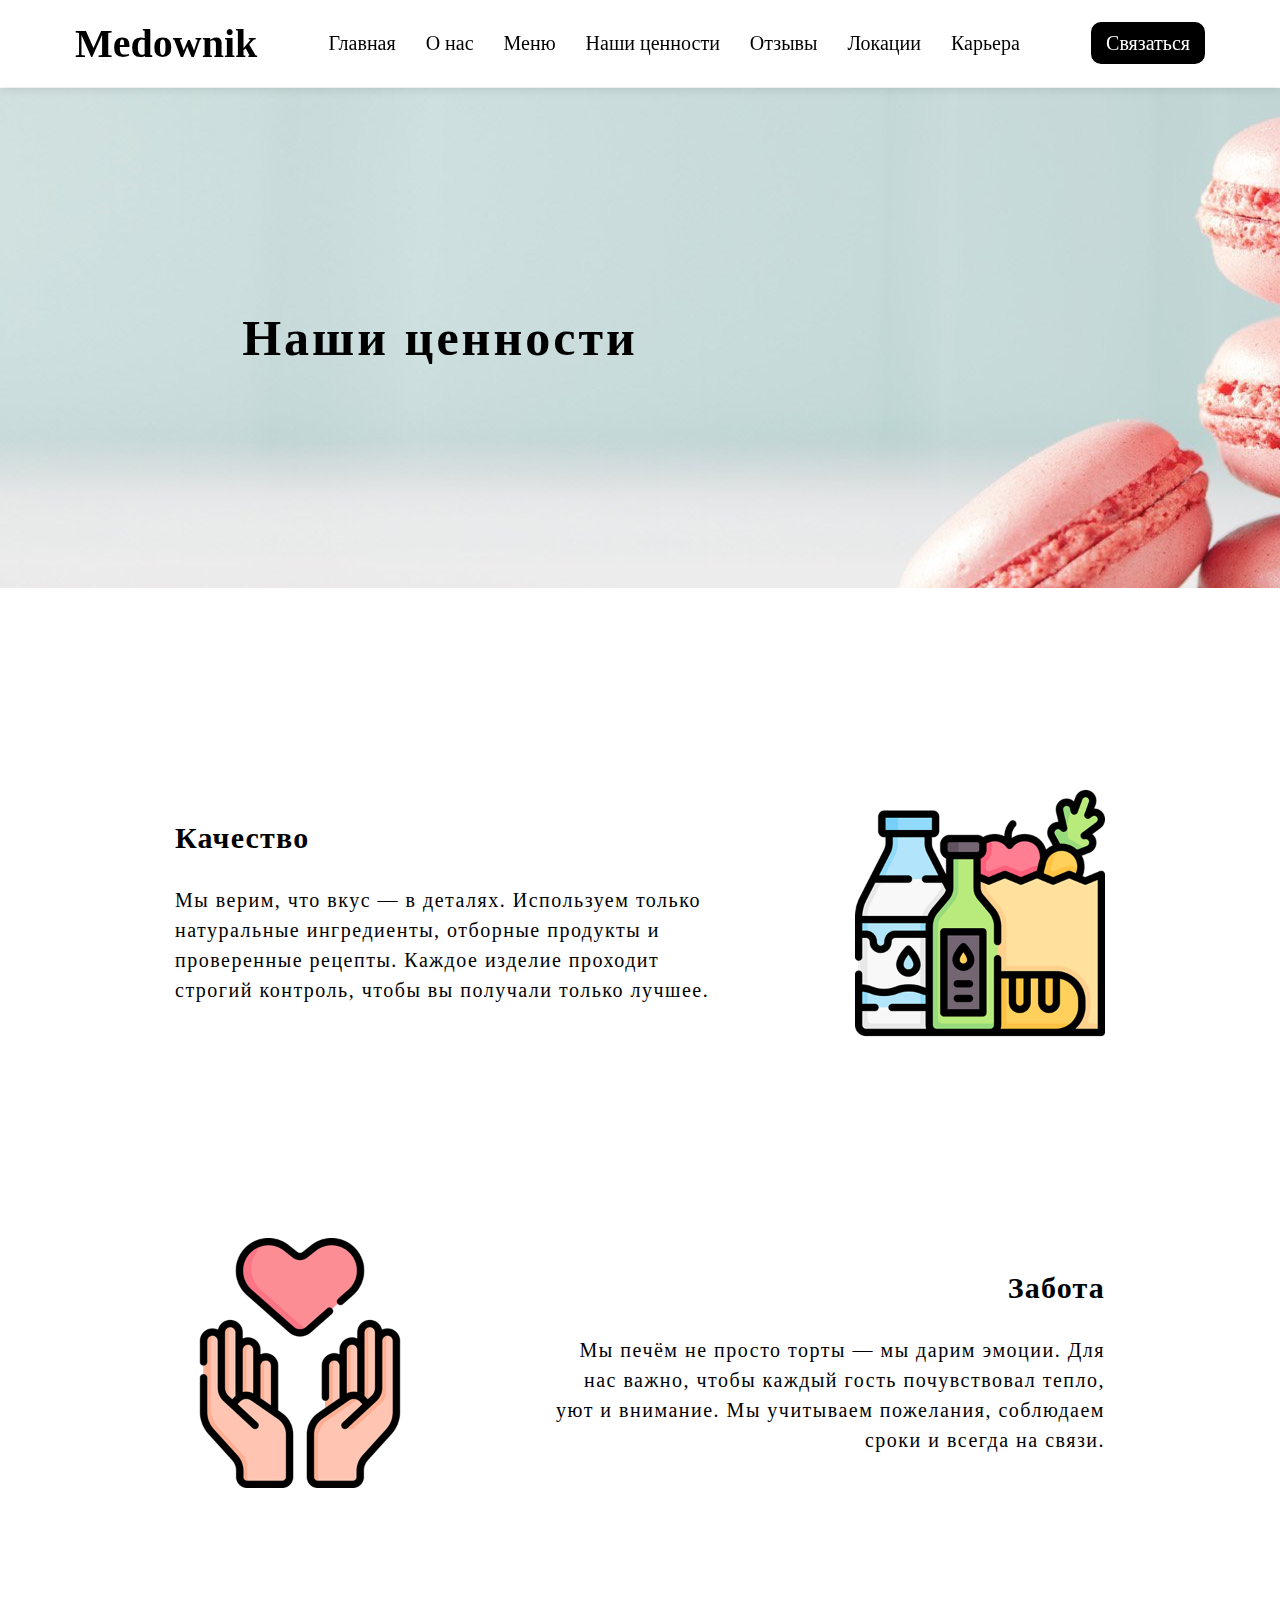
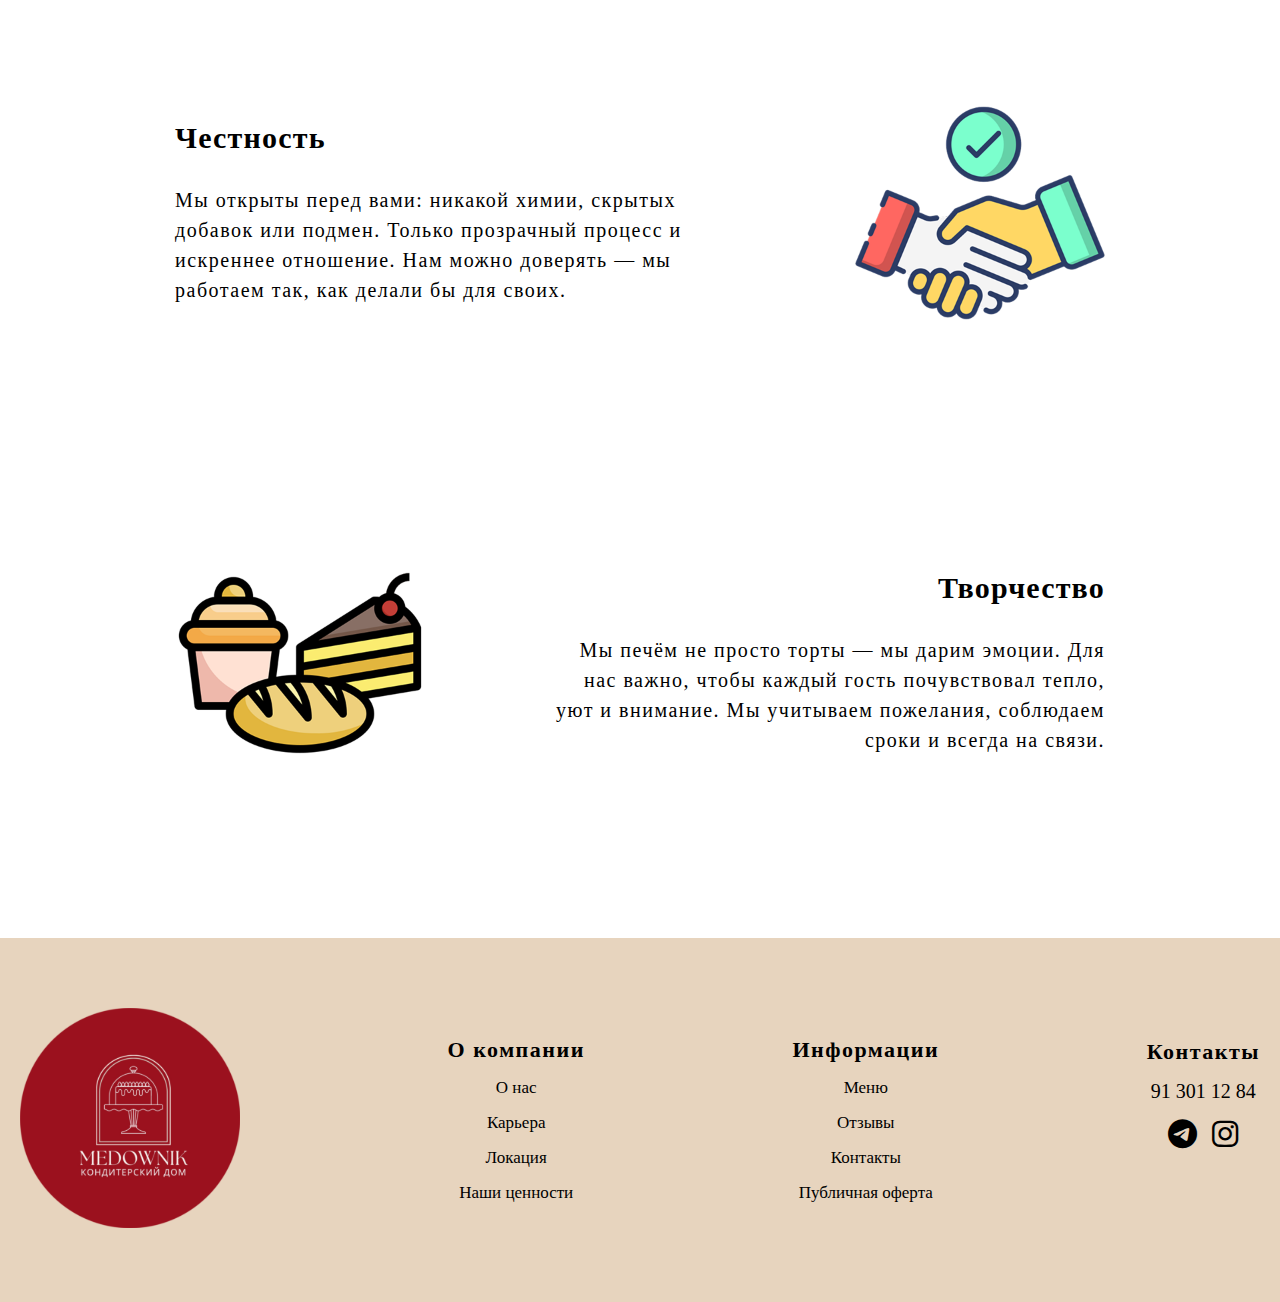
<file: pages/values.html>
<!DOCTYPE html>
<html lang="ru">

<head>
    <meta charset="UTF-8">
    <meta name="viewport" content="width=device-width, initial-scale=1.0">
    <title>Values</title>
    <link rel="stylesheet" href="../styles/values.css">
    <link rel="stylesheet" href="../media/values-media.css">
</head>

<body>
    <header>
        <nav class="nav">
            <div class="container nav-content">
                <a class="logo" href="../index.html">Medownik</a>
                <i class="fa-solid fa-bars burger"></i>
                <ul class="middle-nav">
                    <li><a class="middle-nav__list-links" href="../index.html">Главная</a></li>
                    <li><a class="middle-nav__list-links" href="about.html">О нас</a></li>
                    <li><a class="middle-nav__list-links" href="menu.html">Меню</a></li>
                    <li><a class="middle-nav__list-links" href="values.html">Наши ценности</a></li>
                    <li><a class="middle-nav__list-links" href="https://t.me/medownik_otzivi">Отзывы</a></li>
                    <li><a class="middle-nav__list-links" href="location.html">Локации</a></li>
                    <li><a class="middle-nav__list-links" href="career.html">Карьера</a></li>
                </ul>
                <div class="right-middle">
                    <a class="btn" href="tel:913011284">Связаться</a>
                </div>
            </div>
        </nav>
        <div class="h1">
            <h1 class="container">Наши ценности</h1>
        </div>
    </header>

    <section class="container values">
        <div class="quality">
            <div class="quality-left">
                <h3>Качество</h3>
                <p>Мы верим, что вкус — в деталях. Используем только натуральные ингредиенты, отборные продукты и
                    проверенные рецепты. Каждое изделие проходит строгий контроль, чтобы вы получали только лучшее.</p>
            </div>
            <img src="../images/values-img1.png" alt="">
        </div>
        <div class="quality">
            <img src="../images/values-img2.png" alt="">
            <div class="quality-left">
                <h3>Забота</h3>
                <p>Мы печём не просто торты — мы дарим эмоции. Для нас важно, чтобы каждый гость почувствовал тепло, уют и внимание. Мы учитываем пожелания, соблюдаем сроки и всегда на связи.</p>
            </div>
        </div>
        <div class="quality">
            <div class="quality-left">
                <h3>Честность</h3>
                <p>Мы открыты перед вами: никакой химии, скрытых добавок или подмен. Только прозрачный процесс и искреннее отношение. Нам можно доверять — мы работаем так, как делали бы для своих.</p>
            </div>
            <img src="../images/values-img3.png" alt="">
        </div>
        <div class="quality">
            <img src="../images/values-img4.png" alt="">
            <div class="quality-left">
                <h3>Творчество</h3>
                <p>Мы печём не просто торты — мы дарим эмоции. Для нас важно, чтобы каждый гость почувствовал тепло, уют и внимание. Мы учитываем пожелания, соблюдаем сроки и всегда на связи.</p>
            </div>
        </div>
    </section>
    <footer class="footer">
    <div class="container footer-content">
      <a href=""><img src="../images/footer-logo.svg" alt=""></a>
      <ul class="footer-content__list">
        <li class="footer-content__list-title">О компании</li>
        <li><a href="about.html" class="footer-content__list-links">О нас</a></li>
        <li><a href="career.html" class="footer-content__list-links">Карьера</a></li>
        <li><a href="location.html" class="footer-content__list-links">Локация</a></li>
        <li><a href="values.html" class="footer-content__list-links">Наши ценности</a></li>
      </ul>
      <ul class="footer-content__list">
        <li class="footer-content__list-title">Информации</li>
        <li><a href="menu.html" class="footer-content__list-links">Меню</a></li>
        <li><a href="https://t.me/medownik_otzivi" class="footer-content__list-links">Отзывы</a></li>
        <li><a href="location.html" class="footer-content__list-links">Контакты</a></li>
        <li><a href="offer.html" class="footer-content__list-links">Публичная оферта</a></li>
      </ul>
      <div class="footer-content__right">
        <h3>Контакты</h3>
        <a href="tel:913011284">91 301 12 84</a>
        <div class="footer-content__right-social">
          <a href="https://t.me/homemade_baking"><i class="fa-brands fa-telegram"></i></a>
          <a href="https://www.instagram.com/medownik.uz/"><i class="fa-brands fa-instagram"></i></a>
        </div>
      </div>
    </div>
  </footer>
</body>

</html>
</file>
<file: media/about-media.css>
@media (max-width: 1240px) {
    .middle-nav li:nth-child(7) {
        display: none;
    }

}

@media (max-width: 1140px) {
    .middle-nav li:nth-child(5) {
        display: none;
    }
}

@media (max-width: 1000px) {
    h1 {
        font-size: 45px;
    }

    .history-top__content h2 {
        font-size: 35px;
    }

    .history-top__content p {
        font-size: 20px;
    }

    .history-top {
        gap: 100px;
    }

    .history-bottom__content h2 {
        font-size: 35px;
    }

    .history-bottom__content p {
        font-size: 21px;
    }

    .history-middle__content p {
        font-size: 21px;
    }
}

@media (max-width: 980px) {
    .middle-nav {
        flex-direction: column;
        position: fixed;
        top: 0;
        left: 100%;
        width: 100%;
        height: 100%;
        justify-content: center;
        align-items: center;
        z-index: 100;
        gap: 60px;
        background: #e7d4becc;
        transition: 800ms;
    }

    .burger {
        display: block;
        color: black;
        font-size: 40px;
        position: absolute;
        right: 5%;
        z-index: 999;
    }

    .burger:hover~.middle-nav {
        left: 0;
    }

    nav .btn {
        display: none;
    }

    .middle-nav li:nth-child(4) {
        display: block;
    }

    .middle-nav li:nth-child(7) {
        display: block;
    }

    .middle-nav__list-links {
        font-size: 25px;
        font-weight: 600;
    }

    .logo {
        padding: 0 0 0 0;
    }
}

@media (max-width: 750px) {
    h1 {
        font-size: 35px;
    }

    .history-top {
        display: flex;
        flex-direction: column;
        margin-top: 50px;
        gap: 40px;
    }

    .history-top__content h2 {
        text-align: center;
        margin-bottom: 30px;
        font-size: 30px;
    }

    .history-middle {
        display: flex;
        flex-direction: column;
        margin-top: 50px;
        gap: 40px;
    }

    .history-middle__content h2 {
        text-align: center;
        margin-bottom: 30px;
    }

    .history-bottom {
        display: flex;
        flex-direction: column;
        margin-top: 0;
        gap: 40px;
    }

    .history-bottom__content h2 {
        text-align: center;
        margin-bottom: 30px;
    }

    .history-bottom__content h2 {
        font-size: 30px;
    }

    .footer-content img {
        display: none;
    }
    .footer-content{
        justify-content: center;
        gap: 70px;
        padding: 70px 0;
    }
}

@media (max-width: 630px) {
    .footer-content{
        flex-direction: column;
        padding: 0;
    }
    .logo{
        font-size: 35px;
    }
    h1{
        max-width: 270px !important;
        font-size: 35px;
        text-align: center;
    }
}
</file>
<file: media/career-media.css>
@media (max-width: 1240px) {
    .middle-nav li:nth-child(7) {
        display: none;
    }
}

@media (max-width: 1140px) {
    .middle-nav li:nth-child(5) {
        display: none;
    }

    .career-content__right img {
        width: 80%;
    }
    .career-content{
        gap: 50px;
    }
}

@media (max-width: 1000px) {
    .middle-nav {
        flex-direction: column;
        position: fixed;
        top: 0;
        left: 100%;
        width: 100%;
        height: 100%;
        justify-content: center;
        align-items: center;
        z-index: 100;
        gap: 60px;
        background: #e7d4becc;
        transition: 800ms;
    }

    .burger {
        display: block;
        color: black;
        font-size: 40px;
        position: absolute;
        right: 5%;
        z-index: 999;
    }

    .burger:hover~.middle-nav {
        left: 0;
    }

    nav .btn {
        display: none;
    }

    .middle-nav li:nth-child(4) {
        display: block;
    }

    .middle-nav li:nth-child(7) {
        display: block;
    }

    .middle-nav__list-links {
        font-size: 25px;
        font-weight: 600;
    }

    .logo {
        padding: 0 0 0 0;
    }

    h1 {
        font-size: 40px;
    }
}





@media (max-width: 750px) {
    .footer-content img {
        display: none;
    }

    .footer-content {
        justify-content: center;
        gap: 70px;
        padding: 70px 0;
    }
    .career-content{
        flex-direction: column;
        align-items: center;
    }
    .career-content__right img {
        width: 50%;
    }
    .career-content{
        gap: 20px;
    }
    .career-content__left h3{
        margin-bottom: 10px;
    }
    .career{
        margin-top: 50px;
    }
}

@media (max-width: 630px) {
    .footer-content {
        flex-direction: column;
        padding: 0;
    }

    .logo {
        font-size: 35px;
    }

    h1 {
        max-width: 270px !important;
        font-size: 35px;
        text-align: center;
    }
}
</file>
<file: media/location-media.css>
@media (max-width: 1240px) {
    .middle-nav li:nth-child(7) {
        display: none;
    }
}

@media (max-width: 1140px) {
    .middle-nav li:nth-child(5) {
        display: none;
    }
}

@media (max-width: 1000px) {
    .middle-nav {
        flex-direction: column;
        position: fixed;
        top: 0;
        left: 100%;
        width: 100%;
        height: 100%;
        justify-content: center;
        align-items: center;
        z-index: 100;
        gap: 60px;
        background: #e7d4becc;
        transition: 800ms;
    }

    .burger {
        display: block;
        color: black;
        font-size: 40px;
        position: absolute;
        right: 5%;
        z-index: 999;
    }

    .burger:hover~.middle-nav {
        left: 0;
    }

    nav .btn {
        display: none;
    }

    .middle-nav li:nth-child(4) {
        display: block;
    }

    .middle-nav li:nth-child(7) {
        display: block;
    }

    .middle-nav__list-links {
        font-size: 25px;
        font-weight: 600;
    }

    .logo {
        padding: 0 0 0 0;
    }

    h1 {
        font-size: 40px;
    }

    .location-content h2 {
        font-size: 30px;
    }

    .location p {
        font-size: 18px;
    }

    .location-content {
        margin-bottom: 10px;
    }

    .map {
        margin-top: 30px;
        margin-bottom: 100px;
    }
    iframe{
        width: 500px;
        height: 500px;
    }
}





@media (max-width: 750px) {
    .footer-content img {
        display: none;
    }

    .footer-content {
        justify-content: center;
        gap: 70px;
        padding: 70px 0;
    }
}

@media (max-width: 630px) {
    .footer-content {
        flex-direction: column;
        padding: 0;
    }

    .logo {
        font-size: 35px;
    }

    h1 {
        max-width: 270px !important;
        font-size: 35px;
        text-align: center;
    }
    iframe{
        width: 300px;
        height: 300px;
    }
}
</file>
<file: media/menu-media.css>
@media (max-width: 1240px) {
    .middle-nav li:nth-child(7) {
        display: none;
    }

}

@media (max-width: 1140px) {
    .middle-nav li:nth-child(5) {
        display: none;
    }
}

@media (max-width: 1000px) {
    .middle-nav {
        flex-direction: column;
        position: fixed;
        top: 0;
        left: 100%;
        width: 100%;
        height: 100%;
        justify-content: center;
        align-items: center;
        z-index: 100;
        gap: 60px;
        background: #e7d4becc;
        transition: 800ms;
    }

    .burger {
        display: block;
        color: black;
        font-size: 40px;
        position: absolute;
        right: 5%;
        z-index: 999;
    }

    .burger:hover~.middle-nav {
        left: 0;
    }

    nav .btn {
        display: none;
    }

    .middle-nav li:nth-child(4) {
        display: block;
    }

    .middle-nav li:nth-child(7) {
        display: block;
    }

    .middle-nav__list-links {
        font-size: 25px;
        font-weight: 600;
    }

    .logo {
        padding: 0 0 0 0;
    }
    h1{
        font-size: 40px;
    }
    h2{
        font-size: 30px;
    }
    .cake-box img{
        width: 200px;
        height: 200px;
        text-align: center;
    }
    .cake-box__img{
        display: flex;
        justify-content: center;
    }
    .cake-box img{
        margin-left: 0 !important;
    }
    .cake-box{
        height: 410px;
    }
    .cake-box h3{
        font-size: 18px;
    }
    .cake-box p{
        font-size: 14px;
    }
    .cake-box__price span{
        font-size: 16px;
    }
    .cake-box__price a{
        padding: 10px 24px;
    }
}

@media (max-width: 750px) {
    .footer-content img {
        display: none;
    }
    .footer-content{
        justify-content: center;
        gap: 70px;
        padding: 70px 0;
    }
}

@media (max-width: 630px) {
    .footer-content{
        flex-direction: column;
        padding: 0;
    }
    .logo{
        font-size: 35px;
    }
    h1{
        max-width: 270px !important;
        font-size: 35px;
        text-align: center;
    }
    
}
</file>
<file: media/offer-media.css>
@media (max-width: 1240px) {
    .middle-nav li:nth-child(7) {
        display: none;
    }
}

@media (max-width: 1140px) {
    .middle-nav li:nth-child(5) {
        display: none;
    }
}

@media (max-width: 1000px) {
    .middle-nav {
        flex-direction: column;
        position: fixed;
        top: 0;
        left: 100%;
        width: 100%;
        height: 100%;
        justify-content: center;
        align-items: center;
        z-index: 100;
        gap: 60px;
        background: #e7d4becc;
        transition: 800ms;
    }

    .burger {
        display: block;
        color: black;
        font-size: 40px;
        position: absolute;
        right: 5%;
        z-index: 999;
    }

    .burger:hover~.middle-nav {
        left: 0;
    }

    nav .btn {
        display: none;
    }

    .middle-nav li:nth-child(4) {
        display: block;
    }

    .middle-nav li:nth-child(7) {
        display: block;
    }

    .middle-nav__list-links {
        font-size: 25px;
        font-weight: 600;
    }

    .logo {
        padding: 0 0 0 0;
    }

    h1 {
        margin-left: 0;
    }
    h2 {
        margin-left: 0;
    }
}


@media (max-width: 750px) {
    .footer-content img {
        display: none;
    }

    .footer-content {
        justify-content: center;
        gap: 70px;
        padding: 70px 0;
    }
    h1 {
        font-size: 25px;
    }
    h2{
        font-size: 25px;
    }
    p{
        font-size: 18px;
    }
}

@media (max-width: 630px) {
    .footer-content {
        flex-direction: column;
        padding: 0;
    }

    .logo {
        font-size: 35px;
    }

    h1 {
        font-size: 25px;
    }
    h2{
        font-size: 25px;
    }
}
</file>
<file: media/values-media.css>
@media (max-width: 1240px) {
    .middle-nav li:nth-child(7) {
        display: none;
    }
    .h1{
        margin-right: 0;
    }

}

@media (max-width: 1140px) {
    .middle-nav li:nth-child(5) {
        display: none;
    }
}

@media (max-width: 1000px) {
    .middle-nav {
        flex-direction: column;
        position: fixed;
        top: 0;
        left: 100%;
        width: 100%;
        height: 100%;
        justify-content: center;
        align-items: center;
        z-index: 100;
        gap: 60px;
        background: #e7d4becc;
        transition: 800ms;
    }

    .burger {
        display: block;
        color: black;
        font-size: 40px;
        position: absolute;
        right: 5%;
        z-index: 999;
    }

    .burger:hover~.middle-nav {
        left: 0;
    }

    nav .btn {
        display: none;
    }

    .middle-nav li:nth-child(4) {
        display: block;
    }

    .middle-nav li:nth-child(7) {
        display: block;
    }

    .middle-nav__list-links {
        font-size: 25px;
        font-weight: 600;
    }

    .logo {
        padding: 0 0 0 0;
    }
    h1{
        font-size: 40px;
    }
    .quality{
        gap: 50px;
    }
}

@media (max-width: 800px) {
    .quality{
        flex-direction: column;
        text-align: center !important;
        margin-top: 100px;
    }
}

@media (max-width: 750px) {
    .footer-content img {
        display: none;
    }
    .footer-content{
        justify-content: center;
        gap: 70px;
        padding: 70px 0;
    }
}

@media (max-width: 630px) {
    .footer-content{
        flex-direction: column;
        padding: 0;
    }
    .logo{
        font-size: 35px;
    }
    h1{
        max-width: 270px !important;
        font-size: 35px;
        text-align: center;
    }
}
</file>
<file: styles/about.css>
@import url(https://cdnjs.cloudflare.com/ajax/libs/font-awesome/6.7.2/css/all.min.css);

* {
  margin: 0;
  padding: 0;
  list-style: none;
  text-decoration: none;
  box-sizing: border-box;
}

.container {
  width: 100%;
  max-width: 1440px;
  margin: 0 auto;
  padding: 0 15px;
}

.nav {
  position: fixed;
  top: 0;
  left: 0;
  width: 100%;
  background-color: white; /* обязательно — чтобы перекрывала контент под ней */
  z-index: 1000; /* чтобы была поверх других блоков */
  display: flex;
  justify-content: space-between;
  align-items: center;
  padding: 20px 30px; /* добавь отступы, если уберётся margin */
  box-shadow: 0 2px 10px rgba(0, 0, 0, 0.1); /* легкая тень, чтобы отделить */
}

.nav-content{
  display: flex;
  align-items: center;
  justify-content: space-between;
}

nav .btn {
  margin-right: 30px;
}

.middle-nav {
  display: flex;
  gap: 30px;
}

.logo {
  font-size: 40px;
  color: black;
  font-weight: 900;
  padding: 0 0 0 30px;
}

.middle-nav__list-links {
  color: black;
  transition: 300ms;
  font-size: 20px;
}

.middle-nav__list-links:hover {
  color: #FF7700;
}

.btn {
  padding: 10px 15px;
  background: black;
  color: white;
  border-radius: 10px;
  font-size: 20px;
  transition: 300ms;
}

.btn:hover {
  color: #e7d4be;
}

header{
    display: flex;
    justify-content: center;
    align-items: center;
    margin-top: 88px;
    background-image: url(../images/about-bg.png);
    height: 500px;
}


h1{
 font-size: 50px;
 text-align: center;
 letter-spacing: 3px;
}

.history-top{
    display: flex;
    justify-content: center;
    align-items: center;
    margin-top: 120px;
    padding: 30px;
    gap: 150px;
}

.history-top__content h2{
    font-size: 38px;
    letter-spacing: 1.2px;
    margin-bottom: 70px;
}

.history-top__content p{
    font-size: 22px;
    line-height: 35px;
    letter-spacing: 1.5px;
    max-width: 500px;
}

.history img{
    width: 40%;
}

.history-middle{
    display: flex;
    justify-content: center;
    align-items: center;
    margin-top: 120px;
    padding: 30px;
    gap: 150px;
}


.history-middle__content p{
    font-size: 22px;
    line-height: 35px;
    letter-spacing: 1.5px;
    max-width: 550px;
}

.history img{
    width: 40%;
}

.history-middle__content p{
    text-align: right;
}

.middle-p{
    text-align: center !important;
}

.history-bottom{
    display: flex;
    justify-content: center;
    align-items: center;
    margin-top: 120px;
    padding: 30px;
    gap: 150px;
}

.history-bottom__content h2{
    font-size: 38px;
    letter-spacing: 1.2px;
    margin-bottom: 70px;
}

.history-bottom__content p{
    font-size: 22px;
    line-height: 35px;
    letter-spacing: 1.5px;
    max-width: 500px;
}

.history img{
    width: 40%;
}

footer{
  background-color: #E7D4BE;
}

.footer-content{
  display: flex;
  justify-content: space-between;
  padding: 70px 20px;
}

.footer-content__list{
  display: flex;
  flex-direction: column;
  justify-content: center;
  align-items: center;
  gap: 15px;
}

.footer-content__list-title{
  font-weight: 600;
  font-size: 22px;
  letter-spacing: 1.5px;
}

.footer-content__list-links{
  color: black;
  font-size: 17px;
  transition: 300ms;
}

.footer-content__list-links:hover{
  color: #FFA04C;
}

.footer-content__right{
  display: flex;
  flex-direction: column;
  justify-content: center;
  align-items: center;
  gap: 15px;
}

.footer-content__right h3{
  font-size: 22px;
  font-weight: 600;
  letter-spacing: 1.5px;
}

.footer-content__right a{
  color: black;
  font-size: 20px;
  transition: 300ms;
}

.footer-content__right a:hover{
  color: #FFA04C;
}

.footer-content__right-social{
  display: flex;
  justify-content: center;
  align-items: center;
  gap: 15px;
}

.footer-content__right-social a{
  font-size: 30px;
}

.footer-content__right-social a{
  padding-bottom: 50px;
}

.history{
    margin-bottom: 150px;
}

.burger{
    display: none;
}

.footer-content img{
  width: 100%;
}

.cake-box__img{
  display: block;
}
</file>
<file: styles/career.css>
@import url(https://cdnjs.cloudflare.com/ajax/libs/font-awesome/6.7.2/css/all.min.css);

* {
    margin: 0;
    padding: 0;
    list-style: none;
    text-decoration: none;
    box-sizing: border-box;
}

.container {
    width: 100%;
    max-width: 1440px;
    margin: 0 auto;
    padding: 0 15px;
}

.nav {
    position: fixed;
    top: 0;
    left: 0;
    width: 100%;
    background-color: white;
    /* обязательно — чтобы перекрывала контент под ней */
    z-index: 1000;
    /* чтобы была поверх других блоков */
    display: flex;
    justify-content: space-between;
    align-items: center;
    padding: 20px 30px;
    /* добавь отступы, если уберётся margin */
    box-shadow: 0 2px 10px rgba(0, 0, 0, 0.1);
    /* легкая тень, чтобы отделить */
}

.nav-content {
    display: flex;
    align-items: center;
    justify-content: space-between;
}

nav .btn {
    margin-right: 30px;
}

.middle-nav {
    display: flex;
    gap: 30px;
}

.logo {
    font-size: 40px;
    color: black;
    font-weight: 900;
    padding: 0 0 0 30px;
}

.middle-nav__list-links {
    color: black;
    transition: 300ms;
    font-size: 20px;
}

.middle-nav__list-links:hover {
    color: #FF7700;
}

.btn {
    padding: 10px 15px;
    background: black;
    color: white;
    border-radius: 10px;
    font-size: 20px;
    transition: 300ms;
}

.btn:hover {
    color: #e7d4be;
}

header {
    display: flex;
    justify-content: center;
    align-items: center;
    margin-top: 88px;
    background-image: url(../images/career.bg.png);
    height: 500px;
}

h1 {
    font-size: 48px;
    text-align: center;
    letter-spacing: 3px;
}

.career {
    margin-top: 150px;

}

.career-content {
    display: flex;
    justify-content: center;
    gap: 150px;
}

.career-content__left h3 {
    font-size: 26px;
    letter-spacing: 1.2px;
    margin-bottom: 30px;
}

.career-content__left p {
    font-size: 20px;
    letter-spacing: 1.6px;
    line-height: 40px;
    max-width: 500px;
}

.career-content__right img{
    width: 100%;
}

.career-content__right p {
    letter-spacing: 1.6px;
    line-height: 40px;
    max-width: 500px;
    font-size: 20px;
}

.career-content__right a {
    color: black;
    transition: 300ms;
    font-size: 20px;
}

.career-content__right a:hover {
    color: #FF7700;
}

.vacancy {
    font-size: 19px !important;
    max-width: 1000px !important;
}

footer {
    margin-top: 150px;
    background-color: #E7D4BE;
}

.footer-content {
    display: flex;
    justify-content: space-between;
    padding: 70px 20px;
}

.footer-content__list {
    display: flex;
    flex-direction: column;
    justify-content: center;
    align-items: center;
    gap: 15px;
}

.footer-content__list-title {
    font-weight: 600;
    font-size: 22px;
    letter-spacing: 1.5px;
}

.footer-content__list-links {
    color: black;
    font-size: 17px;
    transition: 300ms;
}

.footer-content__list-links:hover {
    color: #FFA04C;
}

.footer-content__right {
    display: flex;
    flex-direction: column;
    justify-content: center;
    align-items: center;
    gap: 15px;
}

.footer-content__right h3 {
    font-size: 22px;
    font-weight: 600;
    letter-spacing: 1.5px;
}

.footer-content__right a {
    color: black;
    font-size: 20px;
    transition: 300ms;
}

.footer-content__right a:hover {
    color: #FFA04C;
}

.footer-content__right-social {
    display: flex;
    justify-content: center;
    align-items: center;
    gap: 15px;
}

.footer-content__right-social a {
    font-size: 30px;
}

.footer-content__right-social a {
    padding-bottom: 50px;
}

.burger{
    display: none;
}

.footer-content img{
  width: 100%;
}
</file>
<file: styles/location.css>
@import url(https://cdnjs.cloudflare.com/ajax/libs/font-awesome/6.7.2/css/all.min.css);

* {
  margin: 0;
  padding: 0;
  list-style: none;
  text-decoration: none;
  box-sizing: border-box;
}

.container {
  width: 100%;
  max-width: 1440px;
  margin: 0 auto;
  padding: 0 15px;
}

.nav {
  position: fixed;
  top: 0;
  left: 0;
  width: 100%;
  background-color: white; /* обязательно — чтобы перекрывала контент под ней */
  z-index: 1000; /* чтобы была поверх других блоков */
  display: flex;
  justify-content: space-between;
  align-items: center;
  padding: 20px 30px; /* добавь отступы, если уберётся margin */
  box-shadow: 0 2px 10px rgba(0, 0, 0, 0.1); /* легкая тень, чтобы отделить */
}

.nav-content{
  display: flex;
  align-items: center;
  justify-content: space-between;
}

nav .btn {
  margin-right: 30px;
}

.middle-nav {
  display: flex;
  gap: 30px;
}

.logo {
  font-size: 40px;
  color: black;
  font-weight: 900;
  padding: 0 0 0 30px;
}

.middle-nav__list-links {
  color: black;
  transition: 300ms;
  font-size: 20px;
}

.middle-nav__list-links:hover {
  color: #FF7700;
}

.btn {
  padding: 10px 15px;
  background: black;
  color: white;
  border-radius: 10px;
  font-size: 20px;
  transition: 300ms;
}

.btn:hover {
  color: #e7d4be;
}

header{
    display: flex;
    justify-content: center;
    align-items: center;
    margin-top: 88px;
    background-image: url(../images/location-bg.png);
    height: 500px;
}

.location{
    display: flex;
    flex-direction: column;
    justify-content: center;
    align-items: center;
    margin-top: 80px;
}


h1{
 font-size: 50px;
 text-align: center;
 letter-spacing: 3px;
}

.location-content{
    display: flex;
    justify-content: center;
    align-items: center;
    margin-bottom: 45px;
}

.location-content h2{
    font-size: 35px;
    letter-spacing: 1.2px;
}

.location-content img{
    width: 15%;
}

.location p{
    font-size: 21px;
    max-width: 500px;
    text-align: center;
    letter-spacing: 3px;
    line-height: 35px;

}

.map{
    margin-top: 60px;
    margin-bottom: 150px;
}

footer{
  background-color: #E7D4BE;
}

.footer-content{
  display: flex;
  justify-content: space-between;
  padding: 70px 20px;
}

.footer-content__list{
  display: flex;
  flex-direction: column;
  justify-content: center;
  align-items: center;
  gap: 15px;
}

.footer-content__list-title{
  font-weight: 600;
  font-size: 22px;
  letter-spacing: 1.5px;
}

.footer-content__list-links{
  color: black;
  font-size: 17px;
  transition: 300ms;
}

.footer-content__list-links:hover{
  color: #FFA04C;
}

.footer-content__right{
  display: flex;
  flex-direction: column;
  justify-content: center;
  align-items: center;
  gap: 15px;
}

.footer-content__right h3{
  font-size: 22px;
  font-weight: 600;
  letter-spacing: 1.5px;
}

.footer-content__right a{
  color: black;
  font-size: 20px;
  transition: 300ms;
}

.footer-content__right a:hover{
  color: #FFA04C;
}

.footer-content__right-social{
  display: flex;
  justify-content: center;
  align-items: center;
  gap: 15px;
}

.footer-content__right-social a{
  font-size: 30px;
}

.footer-content__right-social a{
  padding-bottom: 50px;
}

.burger{
    display: none;
}

.footer-content img{
  width: 100%;
}
</file>
<file: styles/menu.css>
@import url(https://cdnjs.cloudflare.com/ajax/libs/font-awesome/6.7.2/css/all.min.css);

* {
    margin: 0;
    padding: 0;
    list-style: none;
    text-decoration: none;
    box-sizing: border-box;
}

.container {
    width: 100%;
    max-width: 1440px;
    margin: 0 auto;
    padding: 0 15px;
}

.nav {
    position: fixed;
    top: 0;
    left: 0;
    width: 100%;
    background-color: white;
    /* обязательно — чтобы перекрывала контент под ней */
    z-index: 1000;
    /* чтобы была поверх других блоков */
    display: flex;
    justify-content: space-between;
    align-items: center;
    padding: 20px 30px;
    /* добавь отступы, если уберётся margin */
    box-shadow: 0 2px 10px rgba(0, 0, 0, 0.1);
    /* легкая тень, чтобы отделить */
}

.nav-content {
    display: flex;
    align-items: center;
    justify-content: space-between;
}

nav .btn {
    margin-right: 30px;
}

.middle-nav {
    display: flex;
    gap: 30px;
}

.logo {
    font-size: 40px;
    color: black;
    font-weight: 900;
    padding: 0 0 0 30px;
}

.middle-nav__list-links {
    color: black;
    transition: 300ms;
    font-size: 20px;
}

.middle-nav__list-links:hover {
    color: #FF7700;
}

.btn {
    padding: 10px 15px;
    background: black;
    color: white;
    border-radius: 10px;
    font-size: 20px;
    transition: 300ms;
}

.btn:hover {
    color: #e7d4be;
}

header {
    display: flex;
    justify-content: center;
    align-items: center;
    margin-top: 88px;
    background-image: url(../images/menu-bg.png);
    height: 500px;
}

h1 {
    font-size: 48px;
    text-align: center;
    letter-spacing: 3px;
}

.cake{
    display: flex;
    flex-wrap: wrap;
    justify-content: center;
    align-items: center;
    margin-top: 60px;
    gap: 30px;
}

h2{
    text-align: center;
    font-size: 35px;
    margin-top: 100px;
}

.cake-box{
    max-width: 425px;
    height: 520px;
    display: flex;
    flex-direction: column;
    gap: 15px;
    padding: 0px 30px 30px 30px;
    border: 1px #D9D9D9 solid;
    box-shadow: 0 4px 4px rgba(0, 0, 0, 0.3);
    border-radius: 30px;
}

.cake-box__price{
    display: flex;
    justify-content: space-between;
    align-items: center;
}

.cake-box img{
    width: 300px;
    height: 300px;
    margin-left: 35px;
}

.cake-box h3{
    letter-spacing: 1.2px;
}

.cake-box p{
    letter-spacing: 1.2px;
    line-height: 20px;
    color: #808080;
    margin-bottom: 20px;
}

.cake-box__price span{
    color: black;
    font-size: 18px;
    font-weight: 900;
    letter-spacing: 1.2px;
}

.cake-box__price a{
    padding: 13px 28px;
    background: #FFA04C;
    border-radius: 25px;
    color: black;
    font-size: 17px;
    letter-spacing: 1.2px;
    transition: 300ms;
}

.cake-box__price a:hover{
    color: white;
}

footer {
    margin-top: 150px;
    background-color: #E7D4BE;
}

.footer-content {
    display: flex;
    justify-content: space-between;
    padding: 70px 20px;
}

.footer-content__list {
    display: flex;
    flex-direction: column;
    justify-content: center;
    align-items: center;
    gap: 15px;
}

.footer-content__list-title {
    font-weight: 600;
    font-size: 22px;
    letter-spacing: 1.5px;
}

.footer-content__list-links {
    color: black;
    font-size: 17px;
    transition: 300ms;
}

.footer-content__list-links:hover {
    color: #FFA04C;
}

.footer-content__right {
    display: flex;
    flex-direction: column;
    justify-content: center;
    align-items: center;
    gap: 15px;
}

.footer-content__right h3 {
    font-size: 22px;
    font-weight: 600;
    letter-spacing: 1.5px;
}

.footer-content__right a {
    color: black;
    font-size: 20px;
    transition: 300ms;
}

.footer-content__right a:hover {
    color: #FFA04C;
}

.footer-content__right-social {
    display: flex;
    justify-content: center;
    align-items: center;
    gap: 15px;
}

.footer-content__right-social a {
    font-size: 30px;
}

.footer-content__right-social a {
    padding-bottom: 50px;
}

.burger{
    display: none;
}

.footer-content img{
  width: 100%;
}
</file>
<file: styles/offer.css>
@import url(https://cdnjs.cloudflare.com/ajax/libs/font-awesome/6.7.2/css/all.min.css);

* {
    margin: 0;
    padding: 0;
    list-style: none;
    text-decoration: none;
    box-sizing: border-box;
}

.container {
    width: 100%;
    max-width: 1440px;
    margin: 0 auto;
    padding: 0 15px;
}

.nav {
    position: fixed;
    top: 0;
    left: 0;
    width: 100%;
    background-color: white;
    /* обязательно — чтобы перекрывала контент под ней */
    z-index: 1000;
    /* чтобы была поверх других блоков */
    display: flex;
    justify-content: space-between;
    align-items: center;
    padding: 20px 30px;
    /* добавь отступы, если уберётся margin */
    box-shadow: 0 2px 10px rgba(0, 0, 0, 0.1);
    /* легкая тень, чтобы отделить */
}

.nav-content {
    display: flex;
    align-items: center;
    justify-content: space-between;
}

nav .btn {
    margin-right: 30px;
}

.middle-nav {
    display: flex;
    gap: 30px;
}

.logo {
    font-size: 40px;
    color: black;
    font-weight: 900;
    padding: 0 0 0 30px;
}

.middle-nav__list-links {
    color: black;
    transition: 300ms;
    font-size: 20px;
}

.middle-nav__list-links:hover {
    color: #FF7700;
}

.btn {
    padding: 10px 15px;
    background: black;
    color: white;
    border-radius: 10px;
    font-size: 20px;
    transition: 300ms;
}

.btn:hover {
    color: #e7d4be;
}

header {
    margin-top: 88px;
}

.offer{
    padding: 80px 20px;
}

.offer-content{
    display: flex;
    justify-content: center;
    align-items: center;
    flex-direction: column;
}

h1{
    font-size: 30px;
    text-transform: uppercase;
    letter-spacing: 1.5px;
    margin-left: 100px;
    margin-bottom: 30px;
}

p{
    max-width: 1200px;
    font-size: 20px;
    line-height: 40px;
    letter-spacing: 1.2px;
}

.h2{
    margin-left: 100px;
    margin-bottom: 20px;
    margin-top: 20px;
    font-size: 18px;
    letter-spacing: 1.2px;
    text-transform: uppercase;
}

footer {
    margin-top: 100px;
    background-color: #E7D4BE;
}

.footer-content {
    display: flex;
    justify-content: space-between;
    padding: 70px 20px;
}

.footer-content__list {
    display: flex;
    flex-direction: column;
    justify-content: center;
    align-items: center;
    gap: 15px;
}

.footer-content__list-title {
    font-weight: 600;
    font-size: 22px;
    letter-spacing: 1.5px;
}

.footer-content__list-links {
    color: black;
    font-size: 17px;
    transition: 300ms;
}

.footer-content__list-links:hover {
    color: #FFA04C;
}

.footer-content__right {
    display: flex;
    flex-direction: column;
    justify-content: center;
    align-items: center;
    gap: 15px;
}

.footer-content__right h3 {
    font-size: 22px;
    font-weight: 600;
    letter-spacing: 1.5px;
}

.footer-content__right a {
    color: black;
    font-size: 20px;
    transition: 300ms;
}

.footer-content__right a:hover {
    color: #FFA04C;
}

.footer-content__right-social {
    display: flex;
    justify-content: center;
    align-items: center;
    gap: 15px;
}

.footer-content__right-social a {
    font-size: 30px;
}

.footer-content__right-social a {
    padding-bottom: 50px;
}

.burger{
    display: none;
}

.footer-content img{
  width: 100%;
}
</file>
<file: styles/values.css>
@import url(https://cdnjs.cloudflare.com/ajax/libs/font-awesome/6.7.2/css/all.min.css);

* {
  margin: 0;
  padding: 0;
  list-style: none;
  text-decoration: none;
  box-sizing: border-box;
}

.container {
  width: 100%;
  max-width: 1440px;
  margin: 0 auto;
  padding: 0 15px;
}

.nav {
  position: fixed;
  top: 0;
  left: 0;
  width: 100%;
  background-color: white; /* обязательно — чтобы перекрывала контент под ней */
  z-index: 1000; /* чтобы была поверх других блоков */
  display: flex;
  justify-content: space-between;
  align-items: center;
  padding: 20px 30px; /* добавь отступы, если уберётся margin */
  box-shadow: 0 2px 10px rgba(0, 0, 0, 0.1); /* легкая тень, чтобы отделить */
}

.nav-content{
  display: flex;
  align-items: center;
  justify-content: space-between;
}

nav .btn {
  margin-right: 30px;
}

.middle-nav {
  display: flex;
  gap: 30px;
}

.logo {
  font-size: 40px;
  color: black;
  font-weight: 900;
  padding: 0 0 0 30px;
}

.middle-nav__list-links {
  color: black;
  transition: 300ms;
  font-size: 20px;
}

.middle-nav__list-links:hover {
  color: #FF7700;
}

.btn {
  padding: 10px 15px;
  background: black;
  color: white;
  border-radius: 10px;
  font-size: 20px;
  transition: 300ms;
}

.btn:hover {
  color: #e7d4be;
}

header{
    display: flex;
    justify-content: center;
    align-items: center;
    margin-top: 88px;
    background-image: url(../images/values-bg.png);
    height: 500px;
}


.h1{
    margin-right: 400px;
}

h1{
 font-size: 50px;
 letter-spacing: 3px;
}

.quality{
    margin-top: 200px;
    display: flex;
    justify-content: center;
    align-items: center;
    gap: 130px;
    margin-bottom: 150px;
}

.quality h3{
    font-size: 30px;
    letter-spacing: 1.2px;
    margin-bottom: 30px;
}

.quality p{
    max-width: 550px;
    font-size: 20px;
    line-height: 30px;
    letter-spacing: 1.5px;
}

.values img{
    width: 20%;
}

.values .quality:nth-child(2){
    text-align: right;
}

.values .quality:nth-child(4){
    text-align: right;
}

footer{
  background-color: #E7D4BE;
}

.footer-content{
  display: flex;
  justify-content: space-between;
  padding: 70px 20px;
}

.footer-content__list{
  display: flex;
  flex-direction: column;
  justify-content: center;
  align-items: center;
  gap: 15px;
}

.footer-content__list-title{
  font-weight: 600;
  font-size: 22px;
  letter-spacing: 1.5px;
}

.footer-content__list-links{
  color: black;
  font-size: 17px;
  transition: 300ms;
}

.footer-content__list-links:hover{
  color: #FFA04C;
}

.footer-content__right{
  display: flex;
  flex-direction: column;
  justify-content: center;
  align-items: center;
  gap: 15px;
}

.footer-content__right h3{
  font-size: 22px;
  font-weight: 600;
  letter-spacing: 1.5px;
}

.footer-content__right a{
  color: black;
  font-size: 20px;
  transition: 300ms;
}

.footer-content__right a:hover{
  color: #FFA04C;
}

.footer-content__right-social{
  display: flex;
  justify-content: center;
  align-items: center;
  gap: 15px;
}

.footer-content__right-social a{
  font-size: 30px;
}

.footer-content__right-social a{
  padding-bottom: 50px;
}

.burger{
    display: none;
}

.footer-content img{
  width: 100%;
}
</file>
